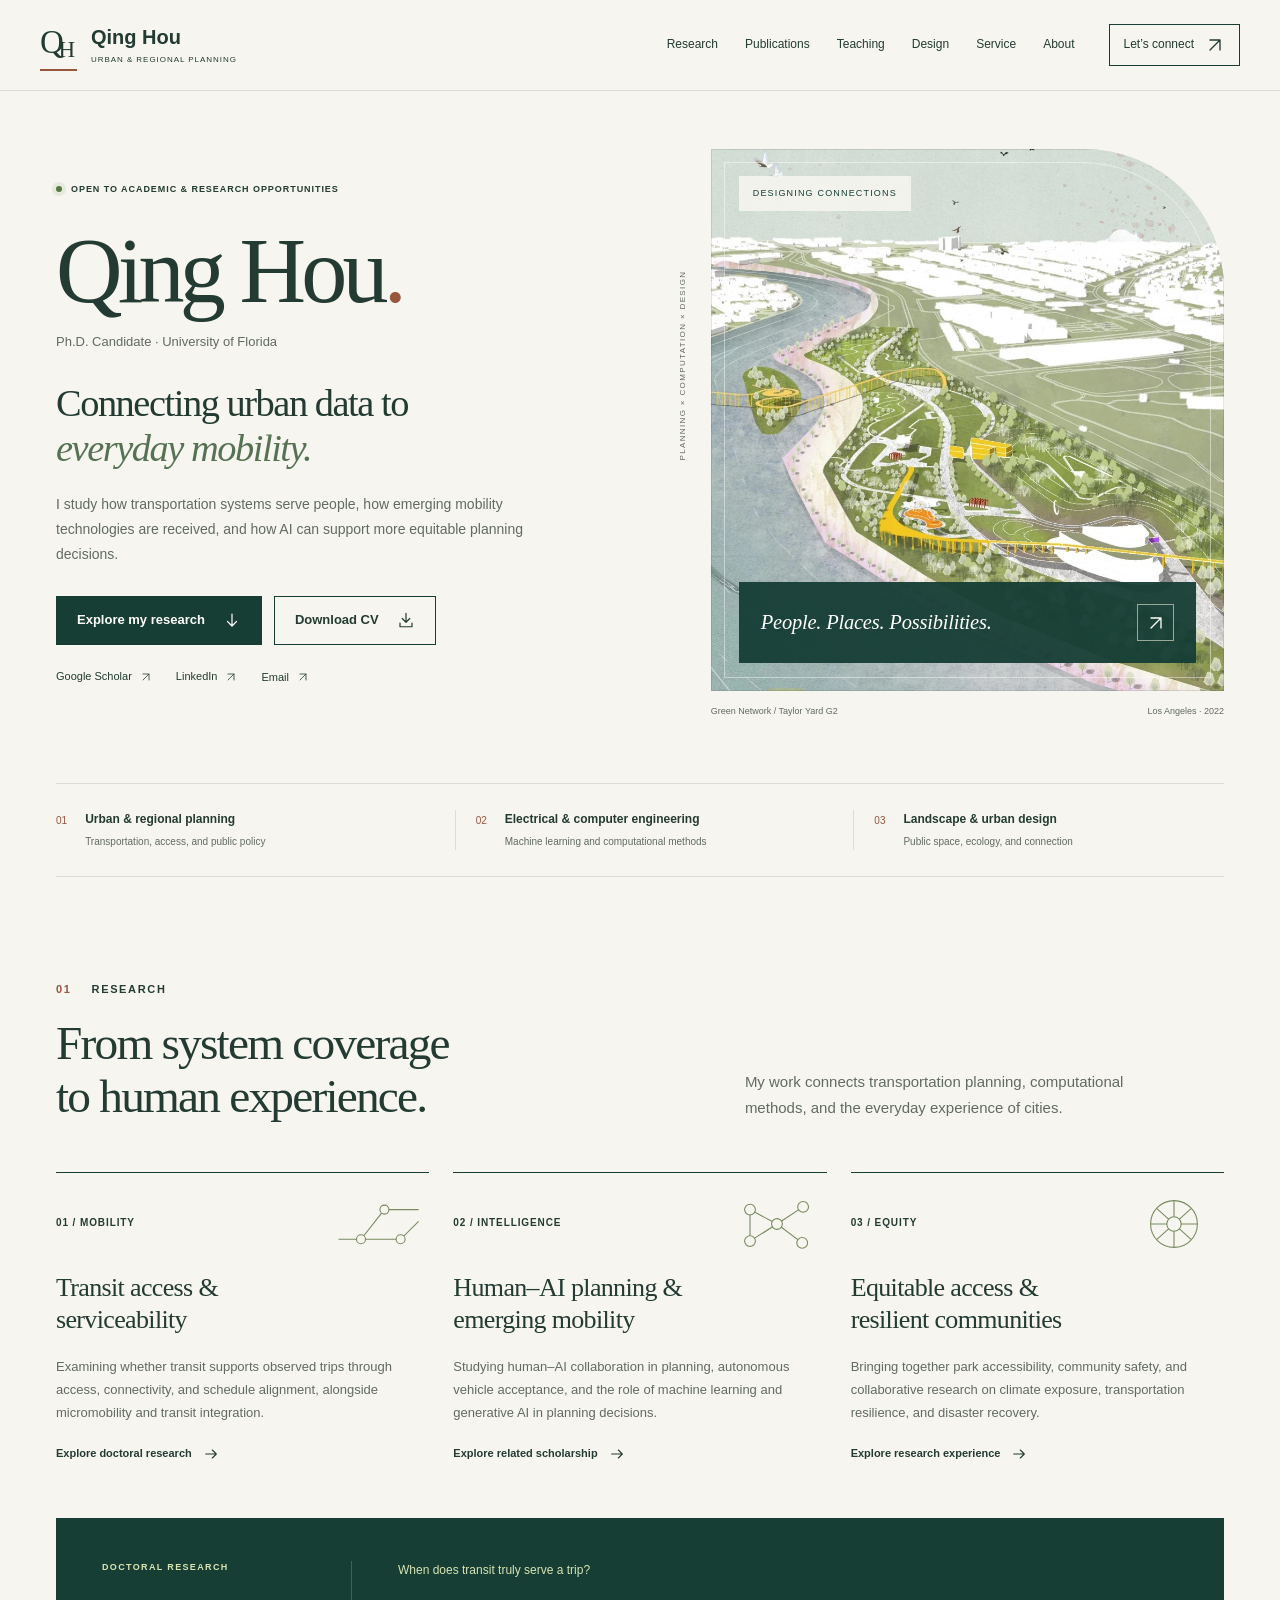
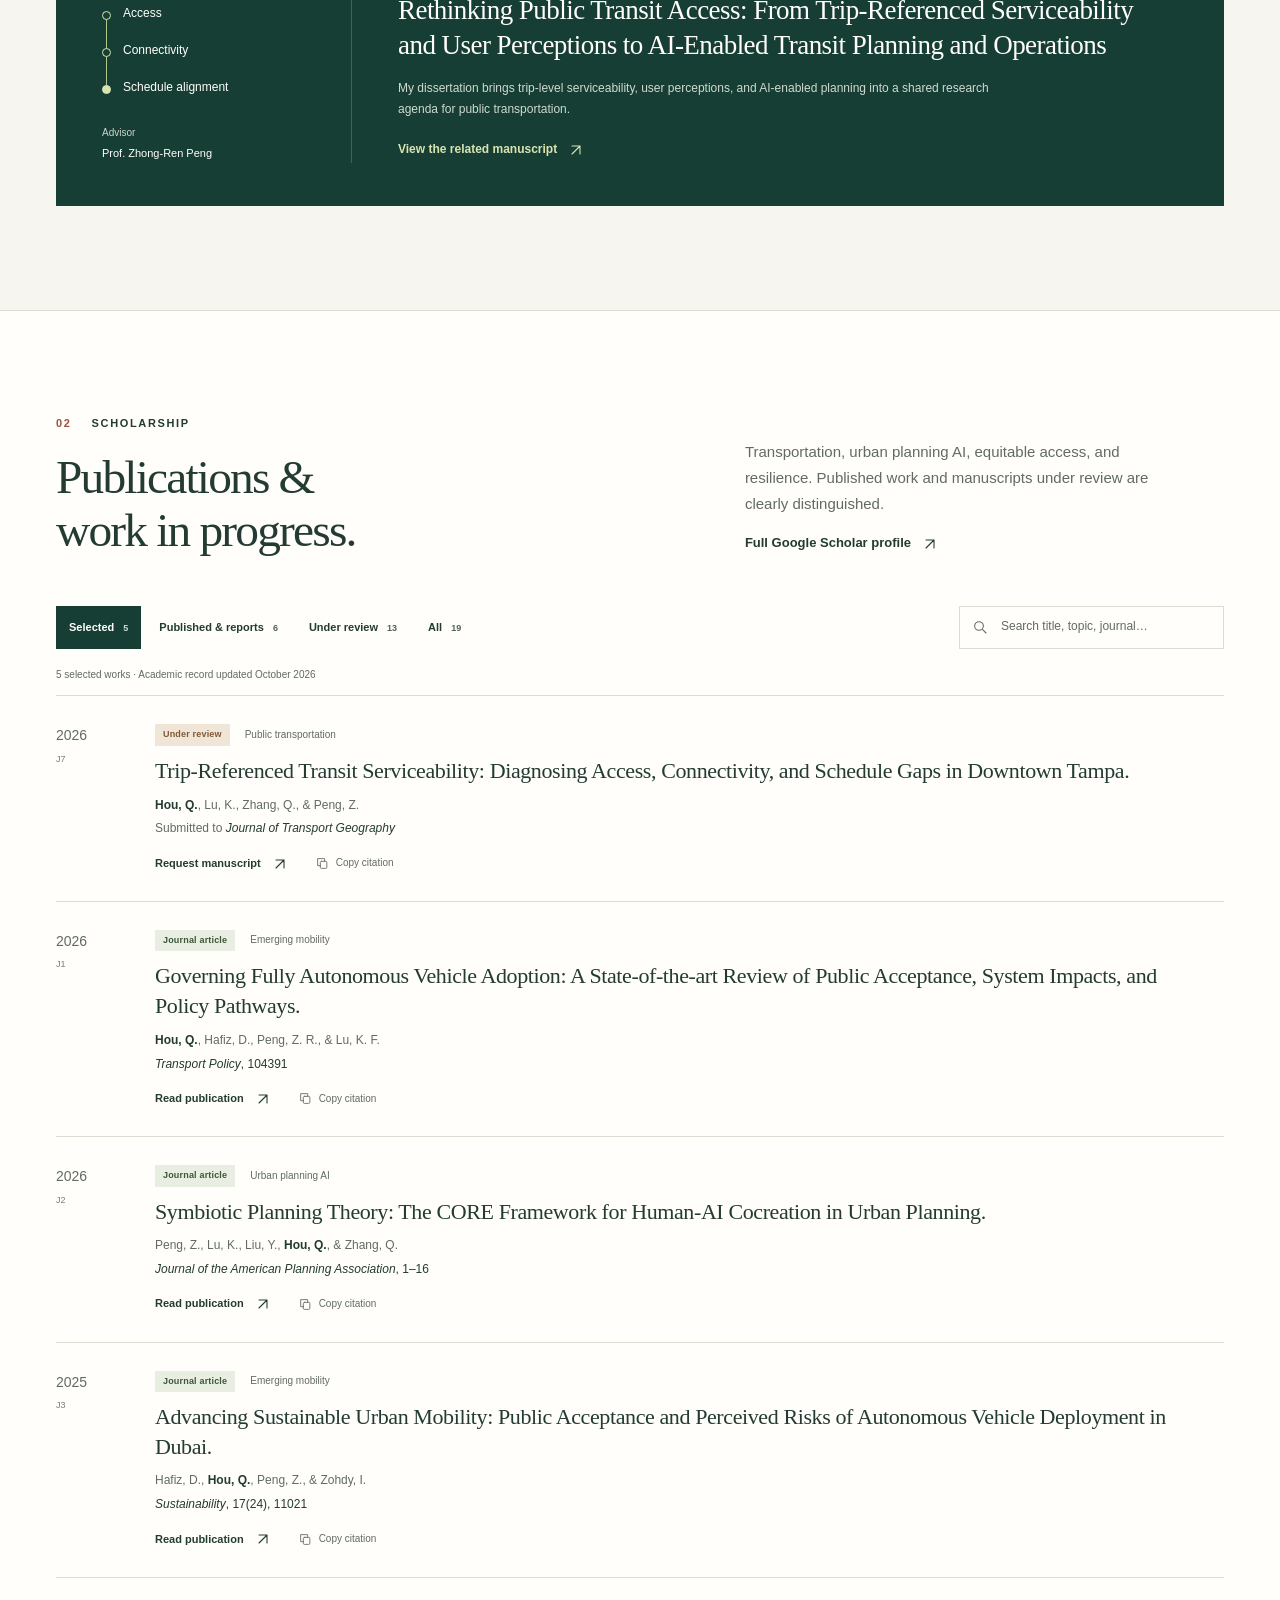
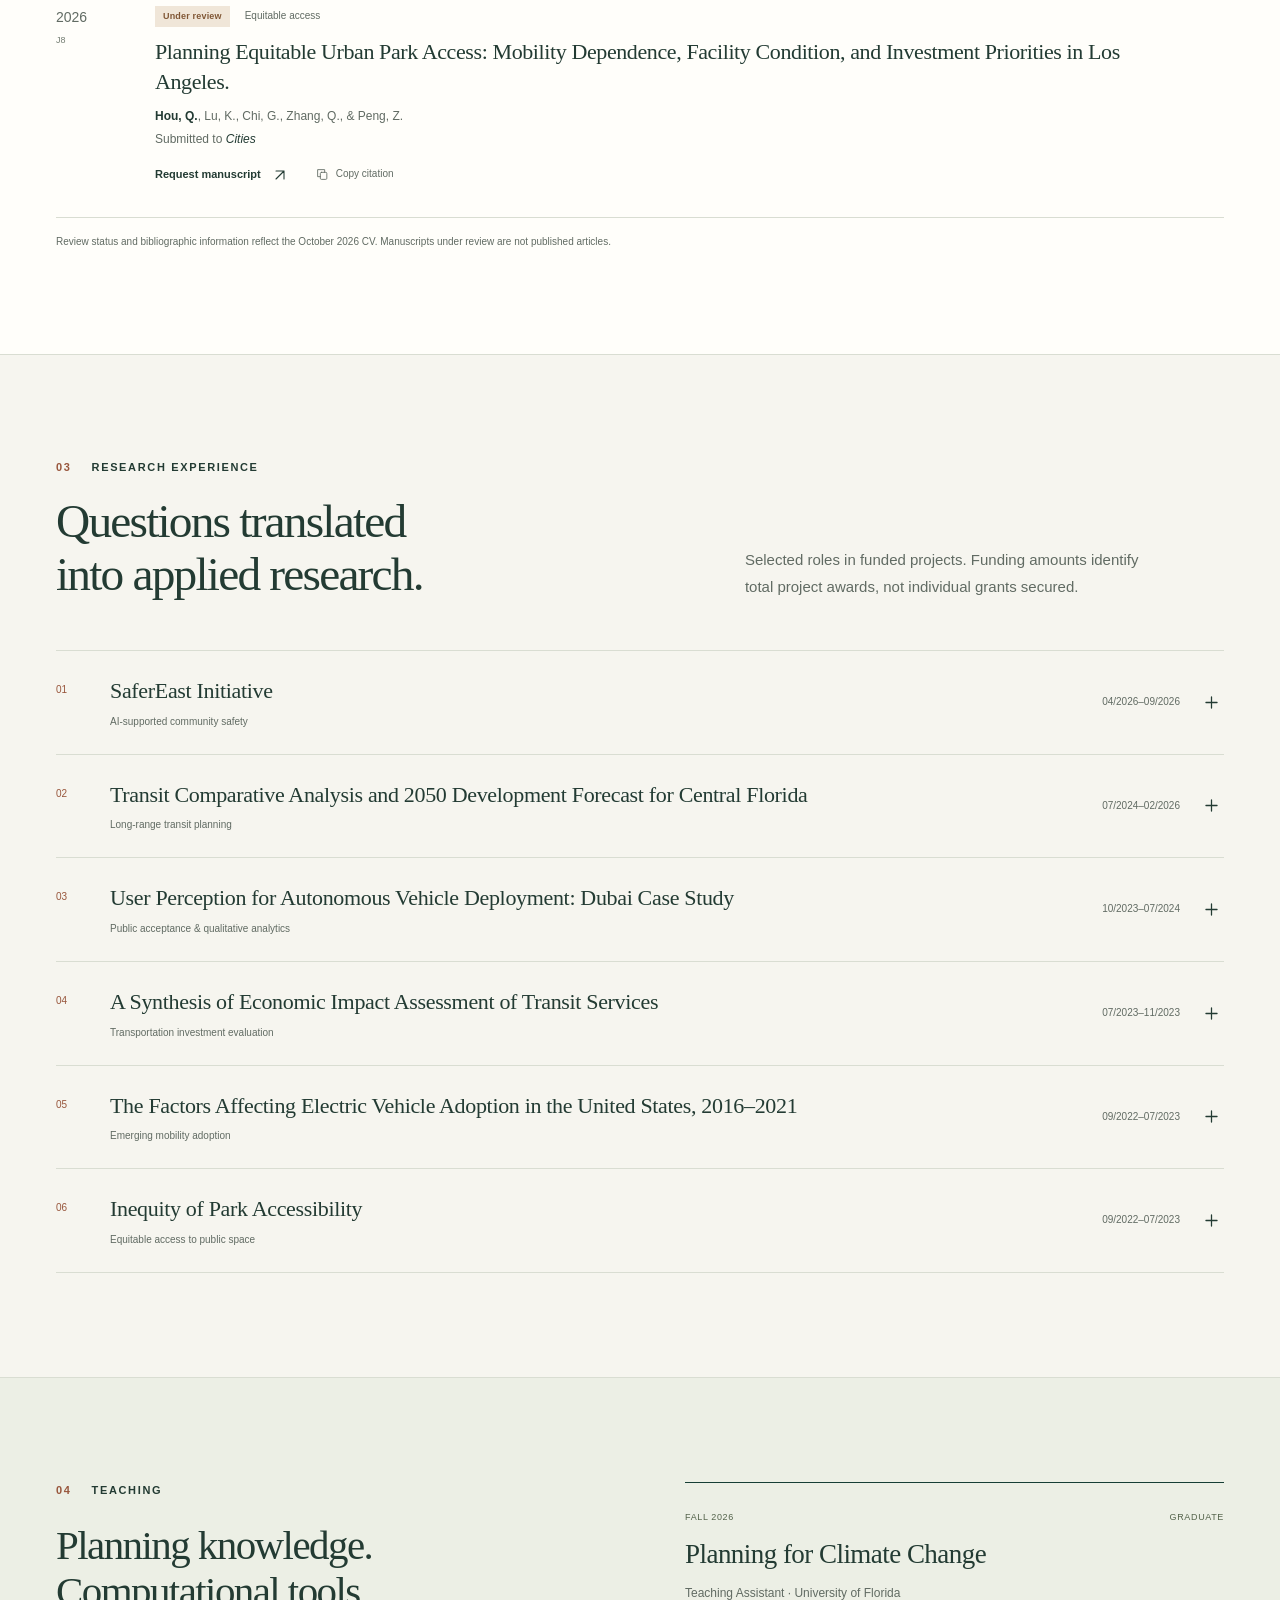
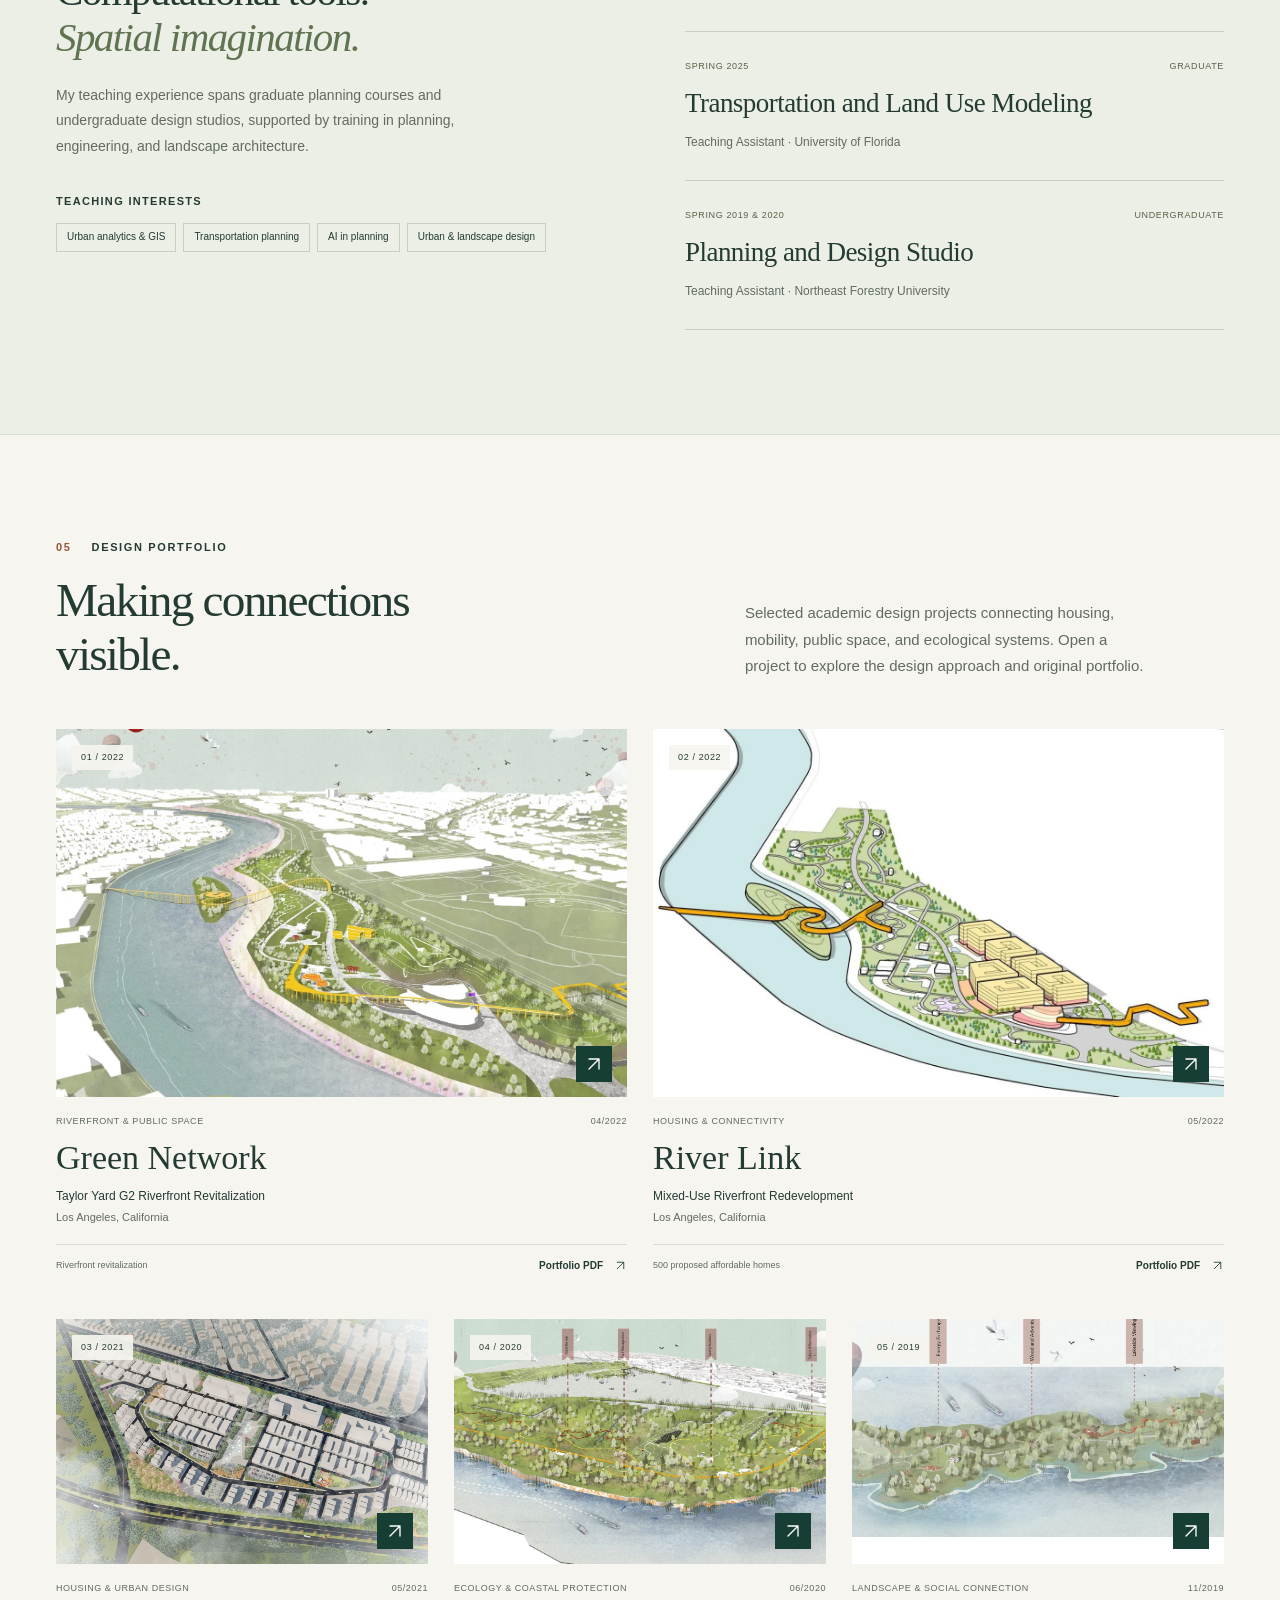
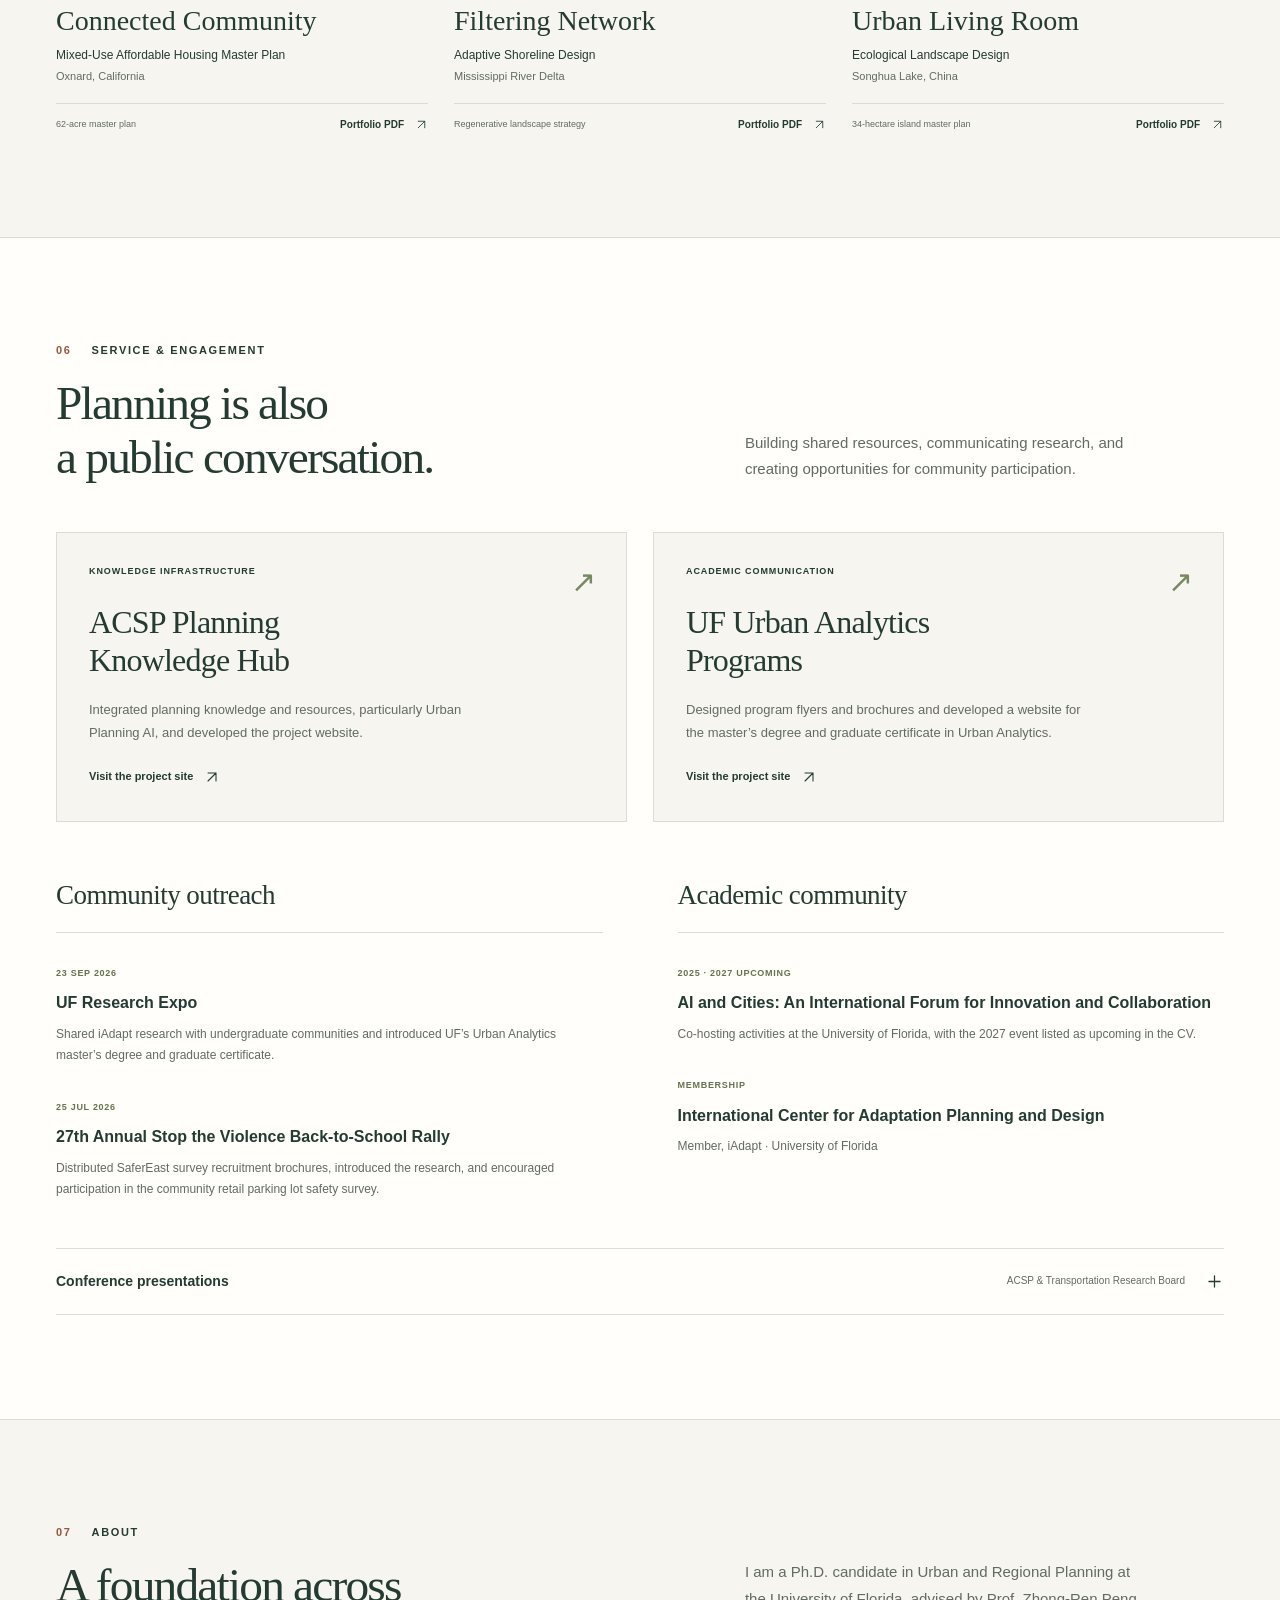
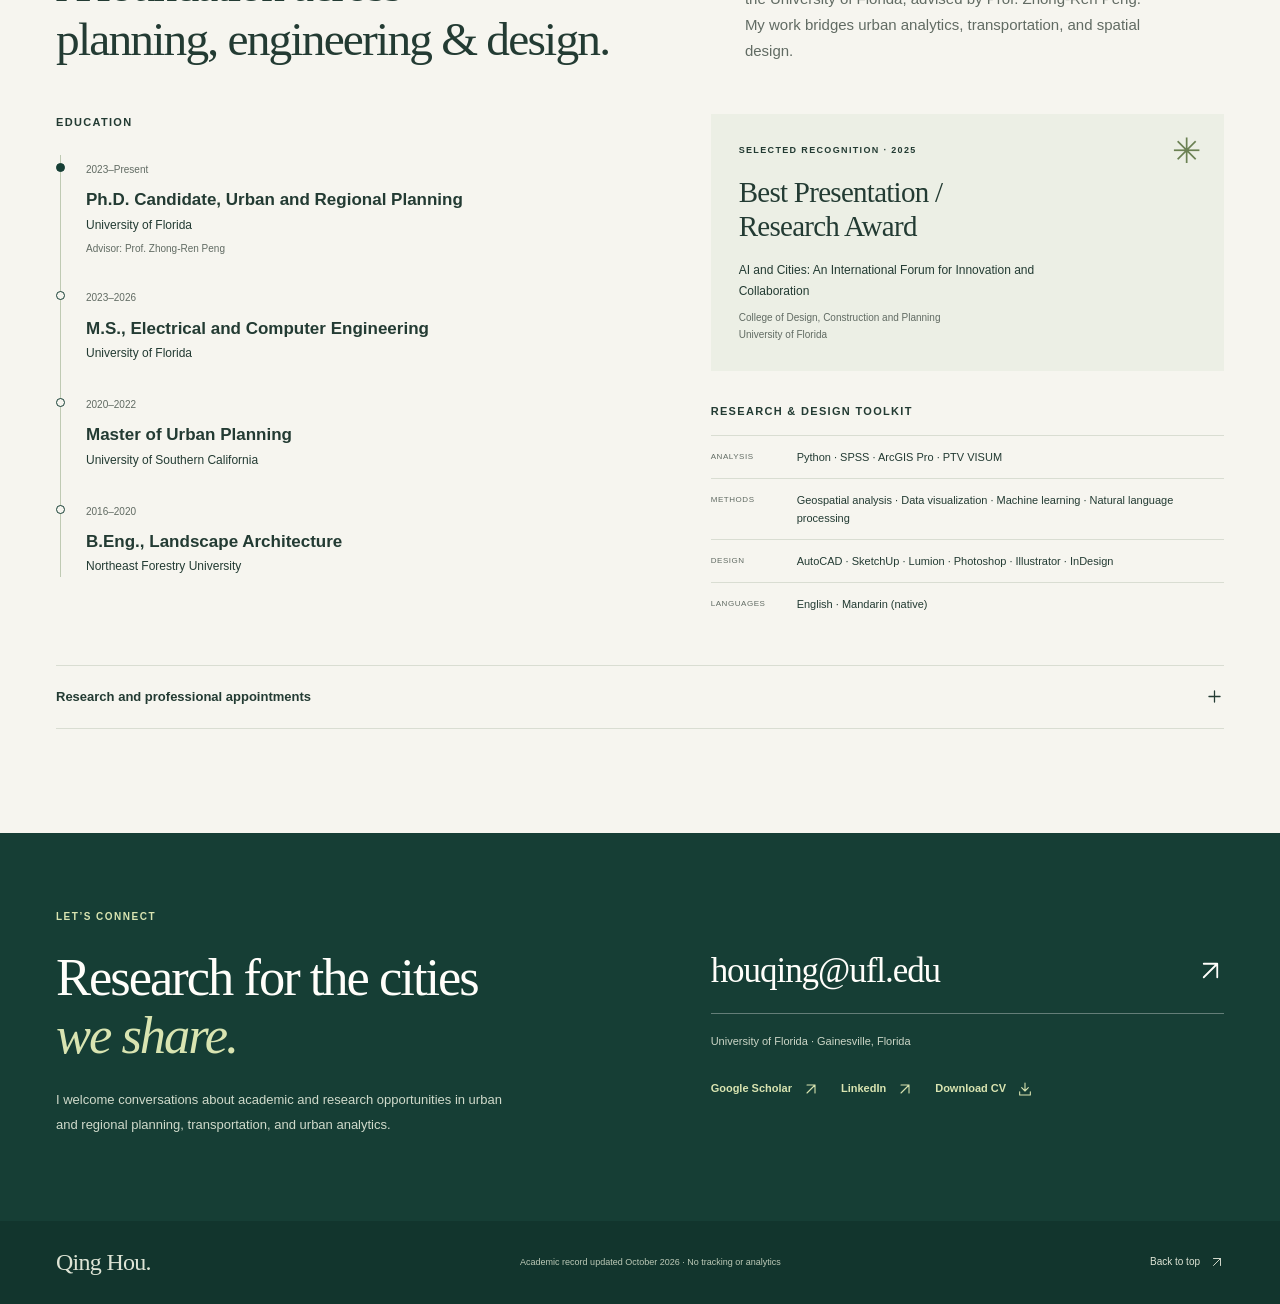
<file: index.html>
<!doctype html>
<html lang="en">
<head>
<meta charset="utf-8"><meta name="viewport" content="width=device-width,initial-scale=1">
<title>Qing Hou | Urban Planning, AI &amp; Equitable Mobility</title>
<meta name="description" content="Qing Hou is a Ph.D. candidate in Urban and Regional Planning at the University of Florida. Research in transit serviceability, urban planning AI, emerging mobility, and equitable access.">
<meta name="author" content="Qing Hou"><meta name="theme-color" content="#163e35"><meta name="color-scheme" content="light">
<meta property="og:type" content="website"><meta property="og:title" content="Qing Hou | Urban Planning, AI & Equitable Mobility"><meta property="og:description" content="Connecting urban data to everyday mobility. Research, publications, teaching, and design by Qing Hou, University of Florida.">
<meta name="twitter:card" content="summary">
<link rel="icon" type="image/svg+xml" href="assets/images/favicon.svg"><link rel="stylesheet" href="assets/css/style.css">
<script type="application/ld+json">{"@context": "https://schema.org", "@type": "Person", "name": "Qing Hou", "jobTitle": "Ph.D. Candidate in Urban and Regional Planning", "affiliation": {"@type": "CollegeOrUniversity", "name": "University of Florida"}, "email": "houqing@ufl.edu", "sameAs": ["https://scholar.google.com/citations?user=bOyAGd4AAAAJ", "https://www.linkedin.com/in/qing-hou-a42aa61b3/"], "knowsAbout": ["Urban Planning AI", "Transit Serviceability", "Transportation Planning", "Urban Analytics", "Equitable Mobility"]}</script>
<script src="assets/js/app.js" defer></script>
</head>
<body>
<svg xmlns="http://www.w3.org/2000/svg" class="svg-definitions" aria-hidden="true"><defs>
<symbol id="i-arrow-up" viewBox="0 0 24 24"><path d="M6 18 18 6M6 6h12v12"/></symbol>
<symbol id="i-arrow-right" viewBox="0 0 24 24"><path d="M4 12h16m-6-6 6 6-6 6"/></symbol>
<symbol id="i-arrow-down" viewBox="0 0 24 24"><path d="M12 4v16m-6-6 6 6 6-6"/></symbol>
<symbol id="i-download" viewBox="0 0 24 24"><path d="M12 3v12m-5-5 5 5 5-5M4 16v5h16v-5"/></symbol>
<symbol id="i-copy" viewBox="0 0 24 24"><rect x="8" y="8" width="12" height="13" rx="2"/><path d="M16 8V3H3v13h5"/></symbol>
<symbol id="i-search" viewBox="0 0 24 24"><circle cx="10.5" cy="10.5" r="6.5"/><path d="m16 16 5 5"/></symbol>
<symbol id="i-plus" viewBox="0 0 24 24"><path d="M5 12h14M12 5v14"/></symbol>
<symbol id="i-close" viewBox="0 0 24 24"><path d="m6 6 12 12M18 6 6 18"/></symbol>
<symbol id="i-menu" viewBox="0 0 24 24"><path d="M3 6h18M3 12h18M3 18h18"/></symbol>
<symbol id="i-mail" viewBox="0 0 24 24"><rect x="3" y="5" width="18" height="14" rx="2"/><path d="m3 6 9 7 9-7"/></symbol>
</defs></svg>
<a class="skip-link" href="#main">Skip to content</a>
<header class="site-header"><div class="header-inner">
<a class="brand" href="#home" aria-label="Qing Hou home"><span class="brand-mark" aria-hidden="true">Q<span>H</span></span><span>Qing Hou<span class="brand-sub">URBAN &amp; REGIONAL PLANNING</span></span></a>
<button class="menu-toggle" type="button" aria-expanded="false" aria-controls="site-nav"><svg class="icon " aria-hidden="true"><use href="#i-menu"></use></svg><span>Menu</span></button>
<nav id="site-nav" aria-label="Main navigation"><a href="#research">Research</a><a href="#publications">Publications</a><a href="#teaching">Teaching</a><a href="#portfolio">Design</a><a href="#service">Service</a><a href="#about">About</a><a class="nav-contact" href="#contact">Let’s connect <svg class="icon " aria-hidden="true"><use href="#i-arrow-up"></use></svg></a></nav>
</div><div class="reading-progress" aria-hidden="true"></div></header>
<main id="main">
<!-- EDIT: INTRODUCTION AND JOB-MARKET AVAILABILITY -->
<section class="hero container" id="home" aria-labelledby="hero-title">
<div class="hero-copy"><p class="availability"><span class="status-dot" aria-hidden="true"></span>OPEN TO ACADEMIC &amp; RESEARCH OPPORTUNITIES</p><h1 id="hero-title">Qing Hou<span class="name-period">.</span></h1><p class="hero-role">Ph.D. Candidate · University of Florida</p><h2>Connecting urban data to <em>everyday mobility.</em></h2><p class="hero-description">I study how transportation systems serve people, how emerging mobility technologies are received, and how AI can support more equitable planning decisions.</p><div class="hero-actions"><a class="button button-primary" href="#research">Explore my research <svg class="icon " aria-hidden="true"><use href="#i-arrow-down"></use></svg></a><a class="button button-outline cv-link" href="assets/files/Qing_Hou_CV.pdf" download="Qing_Hou_CV.pdf">Download CV <svg class="icon " aria-hidden="true"><use href="#i-download"></use></svg></a></div><div class="social-links"><a class="text-link" href="https://scholar.google.com/citations?user=bOyAGd4AAAAJ" target="_blank" rel="noopener noreferrer">Google Scholar<svg class="icon " aria-hidden="true"><use href="#i-arrow-up"></use></svg></a><a class="text-link" href="https://www.linkedin.com/in/qing-hou-a42aa61b3/" target="_blank" rel="noopener noreferrer">LinkedIn<svg class="icon " aria-hidden="true"><use href="#i-arrow-up"></use></svg></a><a href="mailto:houqing@ufl.edu">Email <svg class="icon " aria-hidden="true"><use href="#i-arrow-up"></use></svg></a></div></div>
<figure class="hero-figure"><div class="hero-image-frame"><img class="hero-image" src="assets/images/green-network.webp" alt="Aerial rendering of Qing Hou’s Green Network riverfront design at Taylor Yard G2 in Los Angeles." width="1800" height="1011" fetchpriority="high"><div class="image-grid" aria-hidden="true"></div><span class="figure-label">DESIGNING CONNECTIONS</span><div class="figure-note"><span>People. Places. Possibilities.</span><a href="#portfolio" aria-label="Explore the design portfolio"><svg class="icon " aria-hidden="true"><use href="#i-arrow-up"></use></svg></a></div></div><figcaption><span>Green Network / Taylor Yard G2</span><span>Los Angeles · 2022</span></figcaption><span class="figure-coordinates" aria-hidden="true">PLANNING × COMPUTATION × DESIGN</span></figure>
</section>
<div class="container"><div class="discipline-strip"><div><span>01</span><p>Urban &amp; regional planning<small>Transportation, access, and public policy</small></p></div><div><span>02</span><p>Electrical &amp; computer engineering<small>Machine learning and computational methods</small></p></div><div><span>03</span><p>Landscape &amp; urban design<small>Public space, ecology, and connection</small></p></div></div></div>
<!-- RESEARCH AGENDA: thematic synthesis of the supplied CV; no unreported results -->
<section class="section container" id="research">
<div class="section-heading"><div><p class="eyebrow"><span>01</span> RESEARCH</p><h2>From system coverage<br>to human experience.</h2></div><div class="heading-aside"><p>My work connects transportation planning, computational methods, and the everyday experience of cities.</p></div></div>
<div class="research-lenses">
<article class="lens-card"><div class="lens-top"><span>01 / MOBILITY</span><svg viewBox="0 0 100 64" aria-hidden="true"><path d="M5 49h25L56 16h38M30 49h44l20-20"/><circle cx="30" cy="49" r="5"/><circle cx="56" cy="16" r="5"/><circle cx="74" cy="49" r="5"/></svg></div><h3>Transit access &amp;<br>serviceability</h3><p>Examining whether transit supports observed trips through access, connectivity, and schedule alignment, alongside micromobility and transit integration.</p><a class="text-link" href="#dissertation">Explore doctoral research <svg class="icon " aria-hidden="true"><use href="#i-arrow-right"></use></svg></a></article>
<article class="lens-card"><div class="lens-top"><span>02 / INTELLIGENCE</span><svg viewBox="0 0 100 64" aria-hidden="true"><path d="m20 16 30 16 29-19M50 32l28 21M20 16v35l30-19"/><circle cx="20" cy="16" r="6"/><circle cx="20" cy="51" r="6"/><circle cx="50" cy="32" r="6"/><circle cx="79" cy="13" r="6"/><circle cx="78" cy="53" r="6"/></svg></div><h3>Human–AI planning &amp;<br>emerging mobility</h3><p>Studying human–AI collaboration in planning, autonomous vehicle acceptance, and the role of machine learning and generative AI in planning decisions.</p><button class="text-link" type="button" data-search-topic="AI">Explore related scholarship <svg class="icon " aria-hidden="true"><use href="#i-arrow-right"></use></svg></button></article>
<article class="lens-card"><div class="lens-top"><span>03 / EQUITY</span><svg viewBox="0 0 100 64" aria-hidden="true"><circle cx="50" cy="32" r="26"/><path d="M24 32h52M50 6v52M31 15l38 34M31 49l38-34"/><circle cx="50" cy="32" r="8"/></svg></div><h3>Equitable access &amp;<br>resilient communities</h3><p>Bringing together park accessibility, community safety, and collaborative research on climate exposure, transportation resilience, and disaster recovery.</p><a class="text-link" href="#research-projects">Explore research experience <svg class="icon " aria-hidden="true"><use href="#i-arrow-right"></use></svg></a></article>
</div>
<article class="dissertation-panel" id="dissertation"><div class="dissertation-aside"><span class="eyebrow">DOCTORAL RESEARCH</span><div class="research-path" aria-label="Access, connectivity, schedule alignment"><span>Access</span><span>Connectivity</span><span>Schedule alignment</span></div><p>Advisor<br><strong>Prof. Zhong-Ren Peng</strong></p></div><div class="dissertation-main"><p class="dissertation-question">When does transit truly serve a trip?</p><h3>Rethinking Public Transit Access: From Trip-Referenced Serviceability and User Perceptions to AI-Enabled Transit Planning and Operations</h3><p>My dissertation brings trip-level serviceability, user perceptions, and AI-enabled planning into a shared research agenda for public transportation.</p><button class="text-link light-link" type="button" data-show-paper="J7">View the related manuscript <svg class="icon " aria-hidden="true"><use href="#i-arrow-up"></use></svg></button></div></article>
</section>
<!-- PUBLICATIONS: statuses and venues follow the October 12, 2026 CV. -->
<section class="section scholarship-section" id="publications"><div class="container">
<div class="section-heading"><div><p class="eyebrow"><span>02</span> SCHOLARSHIP</p><h2>Publications &amp;<br>work in progress.</h2></div><div class="heading-aside"><p>Transportation, urban planning AI, equitable access, and resilience. Published work and manuscripts under review are clearly distinguished.</p><a class="text-link" href="https://scholar.google.com/citations?user=bOyAGd4AAAAJ" target="_blank" rel="noopener noreferrer">Full Google Scholar profile<svg class="icon " aria-hidden="true"><use href="#i-arrow-up"></use></svg></a></div></div>
<div class="publication-tools"><div class="filter-group" role="group" aria-label="Filter publications"><button class="filter-button active" type="button" data-filter="selected" aria-pressed="true">Selected <span>5</span></button><button class="filter-button" type="button" data-filter="published" aria-pressed="false">Published &amp; reports <span>6</span></button><button class="filter-button" type="button" data-filter="review" aria-pressed="false">Under review <span>13</span></button><button class="filter-button" type="button" data-filter="all" aria-pressed="false">All <span>19</span></button></div><label class="publication-search"><svg class="icon " aria-hidden="true"><use href="#i-search"></use></svg><span class="sr-only">Search publications by title, author, topic, or journal</span><input id="publication-search" type="search" placeholder="Search title, topic, journal…" autocomplete="off"></label></div>
<p id="publication-count" class="results-count" aria-live="polite">19 works · Academic record updated October 2026</p><div class="publication-list"><article id="paper-J7" class="publication" data-status="review" data-selected="true" data-citation="Hou, Q., Lu, K., Zhang, Q., &amp; Peng, Z. (2026). Trip-Referenced Transit Serviceability: Diagnosing Access, Connectivity, and Schedule Gaps in Downtown Tampa. Journal of Transport Geography (Under review).">
 <div class="pub-year">2026<span>J7</span></div>
 <div class="pub-main"><div class="pub-meta"><span class="badge review">Under review</span><span>Public transportation</span></div><h3>Trip-Referenced Transit Serviceability: Diagnosing Access, Connectivity, and Schedule Gaps in Downtown Tampa.</h3><p class="authors"><strong>Hou, Q.</strong>, Lu, K., Zhang, Q., &amp; Peng, Z.</p><p class="venue"><span>Submitted to </span><em>Journal of Transport Geography</em></p><div class="pub-actions"><a class="text-link" href="mailto:houqing@ufl.edu?subject=Manuscript%20request%3A%20Trip-Referenced Transit Serviceability: Diagnosing Access, Connectivity, and Schedule Gaps in Downtown Tampa.">Request manuscript<svg class="icon " aria-hidden="true"><use href="#i-arrow-up"></use></svg></a><button class="copy-citation" type="button" aria-label="Copy citation for Trip-Referenced Transit Serviceability: Diagnosing Access, Connectivity, and Schedule Gaps in Downtown Tampa."><svg class="icon " aria-hidden="true"><use href="#i-copy"></use></svg><span>Copy citation</span></button></div></div>
 </article><article id="paper-J1" class="publication" data-status="published" data-selected="true" data-citation="Hou, Q., Hafiz, D., Peng, Z. R., &amp; Lu, K. F. (2026). Governing Fully Autonomous Vehicle Adoption: A State-of-the-art Review of Public Acceptance, System Impacts, and Policy Pathways. Transport Policy, 104391. https://doi.org/10.1016/j.tranpol.2026.104391">
 <div class="pub-year">2026<span>J1</span></div>
 <div class="pub-main"><div class="pub-meta"><span class="badge published">Journal article</span><span>Emerging mobility</span></div><h3>Governing Fully Autonomous Vehicle Adoption: A State-of-the-art Review of Public Acceptance, System Impacts, and Policy Pathways.</h3><p class="authors"><strong>Hou, Q.</strong>, Hafiz, D., Peng, Z. R., &amp; Lu, K. F.</p><p class="venue"><em>Transport Policy</em>, 104391</p><div class="pub-actions"><a class="text-link" href="https://doi.org/10.1016/j.tranpol.2026.104391" target="_blank" rel="noopener noreferrer">Read publication<svg class="icon " aria-hidden="true"><use href="#i-arrow-up"></use></svg></a><button class="copy-citation" type="button" aria-label="Copy citation for Governing Fully Autonomous Vehicle Adoption: A State-of-the-art Review of Public Acceptance, System Impacts, and Policy Pathways."><svg class="icon " aria-hidden="true"><use href="#i-copy"></use></svg><span>Copy citation</span></button></div></div>
 </article><article id="paper-J2" class="publication" data-status="published" data-selected="true" data-citation="Peng, Z., Lu, K., Liu, Y., Hou, Q., &amp; Zhang, Q. (2026). Symbiotic Planning Theory: The CORE Framework for Human-AI Cocreation in Urban Planning. Journal of the American Planning Association, 1–16. https://doi.org/10.1080/01944363.2026.2640038">
 <div class="pub-year">2026<span>J2</span></div>
 <div class="pub-main"><div class="pub-meta"><span class="badge published">Journal article</span><span>Urban planning AI</span></div><h3>Symbiotic Planning Theory: The CORE Framework for Human-AI Cocreation in Urban Planning.</h3><p class="authors">Peng, Z., Lu, K., Liu, Y., <strong>Hou, Q.</strong>, &amp; Zhang, Q.</p><p class="venue"><em>Journal of the American Planning Association</em>, 1–16</p><div class="pub-actions"><a class="text-link" href="https://doi.org/10.1080/01944363.2026.2640038" target="_blank" rel="noopener noreferrer">Read publication<svg class="icon " aria-hidden="true"><use href="#i-arrow-up"></use></svg></a><button class="copy-citation" type="button" aria-label="Copy citation for Symbiotic Planning Theory: The CORE Framework for Human-AI Cocreation in Urban Planning."><svg class="icon " aria-hidden="true"><use href="#i-copy"></use></svg><span>Copy citation</span></button></div></div>
 </article><article id="paper-J3" class="publication" data-status="published" data-selected="true" data-citation="Hafiz, D., Hou, Q., Peng, Z., &amp; Zohdy, I. (2025). Advancing Sustainable Urban Mobility: Public Acceptance and Perceived Risks of Autonomous Vehicle Deployment in Dubai. Sustainability, 17(24), 11021. https://doi.org/10.3390/su172411021">
 <div class="pub-year">2025<span>J3</span></div>
 <div class="pub-main"><div class="pub-meta"><span class="badge published">Journal article</span><span>Emerging mobility</span></div><h3>Advancing Sustainable Urban Mobility: Public Acceptance and Perceived Risks of Autonomous Vehicle Deployment in Dubai.</h3><p class="authors">Hafiz, D., <strong>Hou, Q.</strong>, Peng, Z., &amp; Zohdy, I.</p><p class="venue"><em>Sustainability</em>, 17(24), 11021</p><div class="pub-actions"><a class="text-link" href="https://doi.org/10.3390/su172411021" target="_blank" rel="noopener noreferrer">Read publication<svg class="icon " aria-hidden="true"><use href="#i-arrow-up"></use></svg></a><button class="copy-citation" type="button" aria-label="Copy citation for Advancing Sustainable Urban Mobility: Public Acceptance and Perceived Risks of Autonomous Vehicle Deployment in Dubai."><svg class="icon " aria-hidden="true"><use href="#i-copy"></use></svg><span>Copy citation</span></button></div></div>
 </article><article id="paper-J8" class="publication" data-status="review" data-selected="true" data-citation="Hou, Q., Lu, K., Chi, G., Zhang, Q., &amp; Peng, Z. (2026). Planning Equitable Urban Park Access: Mobility Dependence, Facility Condition, and Investment Priorities in Los Angeles. Cities (Under review).">
 <div class="pub-year">2026<span>J8</span></div>
 <div class="pub-main"><div class="pub-meta"><span class="badge review">Under review</span><span>Equitable access</span></div><h3>Planning Equitable Urban Park Access: Mobility Dependence, Facility Condition, and Investment Priorities in Los Angeles.</h3><p class="authors"><strong>Hou, Q.</strong>, Lu, K., Chi, G., Zhang, Q., &amp; Peng, Z.</p><p class="venue"><span>Submitted to </span><em>Cities</em></p><div class="pub-actions"><a class="text-link" href="mailto:houqing@ufl.edu?subject=Manuscript%20request%3A%20Planning Equitable Urban Park Access: Mobility Dependence, Facility Condition, and Investment Priorities in Los Angeles.">Request manuscript<svg class="icon " aria-hidden="true"><use href="#i-arrow-up"></use></svg></a><button class="copy-citation" type="button" aria-label="Copy citation for Planning Equitable Urban Park Access: Mobility Dependence, Facility Condition, and Investment Priorities in Los Angeles."><svg class="icon " aria-hidden="true"><use href="#i-copy"></use></svg><span>Copy citation</span></button></div></div>
 </article><article id="paper-J4" class="publication" data-status="published" data-selected="false" data-citation="Liu, Y., Peng, Z., Hou, Q., &amp; Lu, K. (2024). The Role, Opportunities, and Challenges of Generative AI in Comprehensive Planning of American Small Towns – Using ChatGPT as an Example (in Chinese). Journal of Urban Regional Planning, 16(1), 215–228.">
 <div class="pub-year">2024<span>J4</span></div>
 <div class="pub-main"><div class="pub-meta"><span class="badge published">Journal article</span><span>Urban planning AI</span></div><h3>The Role, Opportunities, and Challenges of Generative AI in Comprehensive Planning of American Small Towns – Using ChatGPT as an Example (in Chinese).</h3><p class="authors">Liu, Y., Peng, Z., <strong>Hou, Q.</strong>, &amp; Lu, K.</p><p class="venue"><em>Journal of Urban Regional Planning</em>, 16(1), 215–228</p><div class="pub-actions"><a class="text-link" href="mailto:houqing@ufl.edu?subject=Manuscript%20request%3A%20The Role, Opportunities, and Challenges of Generative AI in Comprehensive Planning of American Small Towns – Using ChatGPT as an Example (in Chinese).">Request manuscript<svg class="icon " aria-hidden="true"><use href="#i-arrow-up"></use></svg></a><button class="copy-citation" type="button" aria-label="Copy citation for The Role, Opportunities, and Challenges of Generative AI in Comprehensive Planning of American Small Towns – Using ChatGPT as an Example (in Chinese)."><svg class="icon " aria-hidden="true"><use href="#i-copy"></use></svg><span>Copy citation</span></button></div></div>
 </article><article id="paper-J5" class="publication" data-status="published" data-selected="false" data-citation="Hou, Q., Zhou, S., &amp; Chi, G. (2024). The Factors Affecting Electric Vehicle Adoption in the United States, 2016–2021. Proceedings of the 7th International Conference on Economic Management and Green Development, ICEMGD 2023. Applied Economics and Policy Studies. Springer, Singapore. https://doi.org/10.1007/978-981-97-0523-8_28">
 <div class="pub-year">2024<span>J5</span></div>
 <div class="pub-main"><div class="pub-meta"><span class="badge published">Conference chapter</span><span>Emerging mobility</span></div><h3>The Factors Affecting Electric Vehicle Adoption in the United States, 2016–2021.</h3><p class="authors"><strong>Hou, Q.</strong>, Zhou, S., &amp; Chi, G.</p><p class="venue"><em>Proceedings of the 7th International Conference on Economic Management and Green Development</em>, ICEMGD 2023. Applied Economics and Policy Studies. Springer, Singapore</p><div class="pub-actions"><a class="text-link" href="https://doi.org/10.1007/978-981-97-0523-8_28" target="_blank" rel="noopener noreferrer">Read publication<svg class="icon " aria-hidden="true"><use href="#i-arrow-up"></use></svg></a><button class="copy-citation" type="button" aria-label="Copy citation for The Factors Affecting Electric Vehicle Adoption in the United States, 2016–2021."><svg class="icon " aria-hidden="true"><use href="#i-copy"></use></svg><span>Copy citation</span></button></div></div>
 </article><article id="paper-J6" class="publication" data-status="published" data-selected="false" data-citation="Peng, Z., Liu, Y., Hou, Q., &amp; Lu, K. (2023). A Synthesis of Economic Impact Assessment of Transit Services. Florida Department of Transportation. https://rosap.ntl.bts.gov/view/dot/84601">
 <div class="pub-year">2023<span>J6</span></div>
 <div class="pub-main"><div class="pub-meta"><span class="badge published">Technical report</span><span>Public transportation</span></div><h3>A Synthesis of Economic Impact Assessment of Transit Services.</h3><p class="authors">Peng, Z., Liu, Y., <strong>Hou, Q.</strong>, &amp; Lu, K.</p><p class="venue"><em>Florida Department of Transportation</em></p><div class="pub-actions"><a class="text-link" href="https://rosap.ntl.bts.gov/view/dot/84601" target="_blank" rel="noopener noreferrer">Read publication<svg class="icon " aria-hidden="true"><use href="#i-arrow-up"></use></svg></a><button class="copy-citation" type="button" aria-label="Copy citation for A Synthesis of Economic Impact Assessment of Transit Services."><svg class="icon " aria-hidden="true"><use href="#i-copy"></use></svg><span>Copy citation</span></button></div></div>
 </article><article id="paper-J9" class="publication" data-status="review" data-selected="false" data-citation="Lu, K., Hou, Q., Zhang, Q., Liu, Y., &amp; Peng, Z. (2026). Planning Automation of Shared Micromobility System Design: A Multi-Agent Deep Reinforcement Learning Approach. Nature Computational Science (Under review).">
 <div class="pub-year">2026<span>J9</span></div>
 <div class="pub-main"><div class="pub-meta"><span class="badge review">Under review</span><span>Urban planning AI</span></div><h3>Planning Automation of Shared Micromobility System Design: A Multi-Agent Deep Reinforcement Learning Approach.</h3><p class="authors">Lu, K., <strong>Hou, Q.</strong>, Zhang, Q., Liu, Y., &amp; Peng, Z.</p><p class="venue"><span>Submitted to </span><em>Nature Computational Science</em></p><div class="pub-actions"><a class="text-link" href="mailto:houqing@ufl.edu?subject=Manuscript%20request%3A%20Planning Automation of Shared Micromobility System Design: A Multi-Agent Deep Reinforcement Learning Approach.">Request manuscript<svg class="icon " aria-hidden="true"><use href="#i-arrow-up"></use></svg></a><button class="copy-citation" type="button" aria-label="Copy citation for Planning Automation of Shared Micromobility System Design: A Multi-Agent Deep Reinforcement Learning Approach."><svg class="icon " aria-hidden="true"><use href="#i-copy"></use></svg><span>Copy citation</span></button></div></div>
 </article><article id="paper-J10" class="publication" data-status="review" data-selected="false" data-citation="Lu, K., Hou, Q., Andrews, J., Nejat, A., &amp; Ewing, B. (2026). Financial Implementation Timing and Administrative Capacity in U.S. CDBG-DR Recovery. Nature Cities (Under review).">
 <div class="pub-year">2026<span>J10</span></div>
 <div class="pub-main"><div class="pub-meta"><span class="badge review">Under review</span><span>Disaster recovery</span></div><h3>Financial Implementation Timing and Administrative Capacity in U.S. CDBG-DR Recovery.</h3><p class="authors">Lu, K., <strong>Hou, Q.</strong>, Andrews, J., Nejat, A., &amp; Ewing, B.</p><p class="venue"><span>Submitted to </span><em>Nature Cities</em></p><div class="pub-actions"><a class="text-link" href="mailto:houqing@ufl.edu?subject=Manuscript%20request%3A%20Financial Implementation Timing and Administrative Capacity in U.S. CDBG-DR Recovery.">Request manuscript<svg class="icon " aria-hidden="true"><use href="#i-arrow-up"></use></svg></a><button class="copy-citation" type="button" aria-label="Copy citation for Financial Implementation Timing and Administrative Capacity in U.S. CDBG-DR Recovery."><svg class="icon " aria-hidden="true"><use href="#i-copy"></use></svg><span>Copy citation</span></button></div></div>
 </article><article id="paper-J11" class="publication" data-status="review" data-selected="false" data-citation="Liu, Y., Lu, K., Zhang, Q., Hou, Q., &amp; Peng, Z. (2026). Are Current Streets Suitable for Autonomous Bus Transit? User Perception and Street View Imagery Analysis across 12 U.S. Sites. Sustainable Cities and Society (Under review).">
 <div class="pub-year">2026<span>J11</span></div>
 <div class="pub-main"><div class="pub-meta"><span class="badge review">Under review</span><span>Emerging mobility</span></div><h3>Are Current Streets Suitable for Autonomous Bus Transit? User Perception and Street View Imagery Analysis across 12 U.S. Sites.</h3><p class="authors">Liu, Y., Lu, K., Zhang, Q., <strong>Hou, Q.</strong>, &amp; Peng, Z.</p><p class="venue"><span>Submitted to </span><em>Sustainable Cities and Society</em></p><div class="pub-actions"><a class="text-link" href="mailto:houqing@ufl.edu?subject=Manuscript%20request%3A%20Are Current Streets Suitable for Autonomous Bus Transit? User Perception and Street View Imagery Analysis across 12 U.S. Sites.">Request manuscript<svg class="icon " aria-hidden="true"><use href="#i-arrow-up"></use></svg></a><button class="copy-citation" type="button" aria-label="Copy citation for Are Current Streets Suitable for Autonomous Bus Transit? User Perception and Street View Imagery Analysis across 12 U.S. Sites."><svg class="icon " aria-hidden="true"><use href="#i-copy"></use></svg><span>Copy citation</span></button></div></div>
 </article><article id="paper-J12" class="publication" data-status="review" data-selected="false" data-citation="Lu, K., Hou, Q., &amp; Peng, Z. (2026). Impacts of Shared Micromobility System Size on Usage Patterns: Planning Insights. Journal of Planning Education and Research (Under review).">
 <div class="pub-year">2026<span>J12</span></div>
 <div class="pub-main"><div class="pub-meta"><span class="badge review">Under review</span><span>Public transportation</span></div><h3>Impacts of Shared Micromobility System Size on Usage Patterns: Planning Insights.</h3><p class="authors">Lu, K., <strong>Hou, Q.</strong>, &amp; Peng, Z.</p><p class="venue"><span>Submitted to </span><em>Journal of Planning Education and Research</em></p><div class="pub-actions"><a class="text-link" href="mailto:houqing@ufl.edu?subject=Manuscript%20request%3A%20Impacts of Shared Micromobility System Size on Usage Patterns: Planning Insights.">Request manuscript<svg class="icon " aria-hidden="true"><use href="#i-arrow-up"></use></svg></a><button class="copy-citation" type="button" aria-label="Copy citation for Impacts of Shared Micromobility System Size on Usage Patterns: Planning Insights."><svg class="icon " aria-hidden="true"><use href="#i-copy"></use></svg><span>Copy citation</span></button></div></div>
 </article><article id="paper-J13" class="publication" data-status="review" data-selected="false" data-citation="Lu, K., Hou, Q., &amp; Peng, Z. (2026). Highway Traffic Forecasting and Resilience Assessment During Hurricane Dorian Using Multi-Graph Learning. Transportation Research Part D: Transport and Environment (Under review).">
 <div class="pub-year">2026<span>J13</span></div>
 <div class="pub-main"><div class="pub-meta"><span class="badge review">Under review</span><span>Climate resilience</span></div><h3>Highway Traffic Forecasting and Resilience Assessment During Hurricane Dorian Using Multi-Graph Learning.</h3><p class="authors">Lu, K., <strong>Hou, Q.</strong>, &amp; Peng, Z.</p><p class="venue"><span>Submitted to </span><em>Transportation Research Part D: Transport and Environment</em></p><div class="pub-actions"><a class="text-link" href="mailto:houqing@ufl.edu?subject=Manuscript%20request%3A%20Highway Traffic Forecasting and Resilience Assessment During Hurricane Dorian Using Multi-Graph Learning.">Request manuscript<svg class="icon " aria-hidden="true"><use href="#i-arrow-up"></use></svg></a><button class="copy-citation" type="button" aria-label="Copy citation for Highway Traffic Forecasting and Resilience Assessment During Hurricane Dorian Using Multi-Graph Learning."><svg class="icon " aria-hidden="true"><use href="#i-copy"></use></svg><span>Copy citation</span></button></div></div>
 </article><article id="paper-J14" class="publication" data-status="review" data-selected="false" data-citation="Liu, Y., Lu, K., Zhang, Q., Hou, Q., et al. (2026). Can Discounted Uber Rides Connecting to Transit Help Regain Bus Ridership? Evidence from Pinellas County, Florida. Transport Policy (Second-round review).">
 <div class="pub-year">2026<span>J14</span></div>
 <div class="pub-main"><div class="pub-meta"><span class="badge review">Second-round review</span><span>Public transportation</span></div><h3>Can Discounted Uber Rides Connecting to Transit Help Regain Bus Ridership? Evidence from Pinellas County, Florida.</h3><p class="authors">Liu, Y., Lu, K., Zhang, Q., <strong>Hou, Q.</strong>, et al.</p><p class="venue"><span>Submitted to </span><em>Transport Policy</em></p><div class="pub-actions"><a class="text-link" href="mailto:houqing@ufl.edu?subject=Manuscript%20request%3A%20Can Discounted Uber Rides Connecting to Transit Help Regain Bus Ridership? Evidence from Pinellas County, Florida.">Request manuscript<svg class="icon " aria-hidden="true"><use href="#i-arrow-up"></use></svg></a><button class="copy-citation" type="button" aria-label="Copy citation for Can Discounted Uber Rides Connecting to Transit Help Regain Bus Ridership? Evidence from Pinellas County, Florida."><svg class="icon " aria-hidden="true"><use href="#i-copy"></use></svg><span>Copy citation</span></button></div></div>
 </article><article id="paper-J15" class="publication" data-status="review" data-selected="false" data-citation="Lu, K., Hou, Q., Liu, Y., &amp; Peng, Z. (2026). Shared Micromobility and Public Transit Integration in Florida Cities: Network Accessibility and Feeder-Mode Behavior. Travel Behavior and Society (Under review).">
 <div class="pub-year">2026<span>J15</span></div>
 <div class="pub-main"><div class="pub-meta"><span class="badge review">Under review</span><span>Public transportation</span></div><h3>Shared Micromobility and Public Transit Integration in Florida Cities: Network Accessibility and Feeder-Mode Behavior.</h3><p class="authors">Lu, K., <strong>Hou, Q.</strong>, Liu, Y., &amp; Peng, Z.</p><p class="venue"><span>Submitted to </span><em>Travel Behavior and Society</em></p><div class="pub-actions"><a class="text-link" href="mailto:houqing@ufl.edu?subject=Manuscript%20request%3A%20Shared Micromobility and Public Transit Integration in Florida Cities: Network Accessibility and Feeder-Mode Behavior.">Request manuscript<svg class="icon " aria-hidden="true"><use href="#i-arrow-up"></use></svg></a><button class="copy-citation" type="button" aria-label="Copy citation for Shared Micromobility and Public Transit Integration in Florida Cities: Network Accessibility and Feeder-Mode Behavior."><svg class="icon " aria-hidden="true"><use href="#i-copy"></use></svg><span>Copy citation</span></button></div></div>
 </article><article id="paper-J16" class="publication" data-status="review" data-selected="false" data-citation="Lu, K., Hou, Q., Andrews, J., &amp; Nejat, A. (2026). Measuring Governmental CDBG-DR Fund Implementation Capacity in Disaster Recovery: Evidence from Hurricane Harvey in Texas. International Journal of Disaster Risk Reduction (Under review).">
 <div class="pub-year">2026<span>J16</span></div>
 <div class="pub-main"><div class="pub-meta"><span class="badge review">Under review</span><span>Disaster recovery</span></div><h3>Measuring Governmental CDBG-DR Fund Implementation Capacity in Disaster Recovery: Evidence from Hurricane Harvey in Texas.</h3><p class="authors">Lu, K., <strong>Hou, Q.</strong>, Andrews, J., &amp; Nejat, A.</p><p class="venue"><span>Submitted to </span><em>International Journal of Disaster Risk Reduction</em></p><div class="pub-actions"><a class="text-link" href="mailto:houqing@ufl.edu?subject=Manuscript%20request%3A%20Measuring Governmental CDBG-DR Fund Implementation Capacity in Disaster Recovery: Evidence from Hurricane Harvey in Texas.">Request manuscript<svg class="icon " aria-hidden="true"><use href="#i-arrow-up"></use></svg></a><button class="copy-citation" type="button" aria-label="Copy citation for Measuring Governmental CDBG-DR Fund Implementation Capacity in Disaster Recovery: Evidence from Hurricane Harvey in Texas."><svg class="icon " aria-hidden="true"><use href="#i-copy"></use></svg><span>Copy citation</span></button></div></div>
 </article><article id="paper-J17" class="publication" data-status="review" data-selected="false" data-citation="Lu, K., Hou, Q., Popoola, T., Hayhoe, K., Andrews, J., &amp; Nejat, A. (2026). Housing-Stock Inequalities and the Timing of Future Growth: Climate-Housing Exposure in Harris County, Texas. Urban Climate (Under review).">
 <div class="pub-year">2026<span>J17</span></div>
 <div class="pub-main"><div class="pub-meta"><span class="badge review">Under review</span><span>Climate resilience</span></div><h3>Housing-Stock Inequalities and the Timing of Future Growth: Climate-Housing Exposure in Harris County, Texas.</h3><p class="authors">Lu, K., <strong>Hou, Q.</strong>, Popoola, T., Hayhoe, K., Andrews, J., &amp; Nejat, A.</p><p class="venue"><span>Submitted to </span><em>Urban Climate</em></p><div class="pub-actions"><a class="text-link" href="mailto:houqing@ufl.edu?subject=Manuscript%20request%3A%20Housing-Stock Inequalities and the Timing of Future Growth: Climate-Housing Exposure in Harris County, Texas.">Request manuscript<svg class="icon " aria-hidden="true"><use href="#i-arrow-up"></use></svg></a><button class="copy-citation" type="button" aria-label="Copy citation for Housing-Stock Inequalities and the Timing of Future Growth: Climate-Housing Exposure in Harris County, Texas."><svg class="icon " aria-hidden="true"><use href="#i-copy"></use></svg><span>Copy citation</span></button></div></div>
 </article><article id="paper-J18" class="publication" data-status="review" data-selected="false" data-citation="Zhang, Q., Peng, Z., Hou, Q., Lu, K., Wang, D., &amp; Liu, Y. (2026). Human-AI Collaboration in Transit Network Design: A Data-Driven Planning Case from Tampa. Journal of the American Planning Association (Under review).">
 <div class="pub-year">2026<span>J18</span></div>
 <div class="pub-main"><div class="pub-meta"><span class="badge review">Under review</span><span>Urban planning AI</span></div><h3>Human-AI Collaboration in Transit Network Design: A Data-Driven Planning Case from Tampa.</h3><p class="authors">Zhang, Q., Peng, Z., <strong>Hou, Q.</strong>, Lu, K., Wang, D., &amp; Liu, Y.</p><p class="venue"><span>Submitted to </span><em>Journal of the American Planning Association</em></p><div class="pub-actions"><a class="text-link" href="mailto:houqing@ufl.edu?subject=Manuscript%20request%3A%20Human-AI Collaboration in Transit Network Design: A Data-Driven Planning Case from Tampa.">Request manuscript<svg class="icon " aria-hidden="true"><use href="#i-arrow-up"></use></svg></a><button class="copy-citation" type="button" aria-label="Copy citation for Human-AI Collaboration in Transit Network Design: A Data-Driven Planning Case from Tampa."><svg class="icon " aria-hidden="true"><use href="#i-copy"></use></svg><span>Copy citation</span></button></div></div>
 </article><article id="paper-J19" class="publication" data-status="review" data-selected="false" data-citation="Lu, K., Hou, Q., Popoola, T., Hayhoe, K., Andrews, J., &amp; Nejat, A. (2026). Wildfire Risk Assessment in the United States: A State-of-the-Art Review and Integrated Framework for Climate-Informed Decision-Making. Risk Analysis (Under review).">
 <div class="pub-year">2026<span>J19</span></div>
 <div class="pub-main"><div class="pub-meta"><span class="badge review">Under review</span><span>Climate resilience</span></div><h3>Wildfire Risk Assessment in the United States: A State-of-the-Art Review and Integrated Framework for Climate-Informed Decision-Making.</h3><p class="authors">Lu, K., <strong>Hou, Q.</strong>, Popoola, T., Hayhoe, K., Andrews, J., &amp; Nejat, A.</p><p class="venue"><span>Submitted to </span><em>Risk Analysis</em></p><div class="pub-actions"><a class="text-link" href="mailto:houqing@ufl.edu?subject=Manuscript%20request%3A%20Wildfire Risk Assessment in the United States: A State-of-the-Art Review and Integrated Framework for Climate-Informed Decision-Making.">Request manuscript<svg class="icon " aria-hidden="true"><use href="#i-arrow-up"></use></svg></a><button class="copy-citation" type="button" aria-label="Copy citation for Wildfire Risk Assessment in the United States: A State-of-the-Art Review and Integrated Framework for Climate-Informed Decision-Making."><svg class="icon " aria-hidden="true"><use href="#i-copy"></use></svg><span>Copy citation</span></button></div></div>
 </article></div><p id="no-results" class="no-results" hidden>No matching publications. Try a different term or select “All.”</p><p class="publication-footnote">Review status and bibliographic information reflect the October 2026 CV. Manuscripts under review are not published articles.</p>
</div></section>
<section class="section container project-research-section" id="research-projects">
<div class="section-heading"><div><p class="eyebrow"><span>03</span> RESEARCH EXPERIENCE</p><h2>Questions translated<br>into applied research.</h2></div><div class="heading-aside"><p>Selected roles in funded projects. Funding amounts identify total project awards, not individual grants secured.</p></div></div>
<div class="research-details"><details class="research-detail"><summary><span class="detail-number">01</span><span class="detail-title">SaferEast Initiative<span>AI-supported community safety</span></span><span class="detail-date">04/2026–09/2026</span><svg class="icon detail-plus" aria-hidden="true"><use href="#i-plus"></use></svg></summary><div class="detail-content"><p class="funding">Arnold Ventures · $91,400 project award</p><ul><li>Conducted a literature review on Crime Prevention Through Environmental Design (CPTED) and developed a community questionnaire on perceived safety, environmental conditions, and acceptance of AI-assisted safety technologies.</li><li>Developed the conceptual framework and implementation roadmap for a proposed public safety AI dashboard, including spatiotemporal analysis, predictive modeling, data governance, and decision support.</li></ul><p class="small-note">Dashboard work in this phase was a proposal and analytical framework, not a deployed or validated system.</p></div></details><details class="research-detail"><summary><span class="detail-number">02</span><span class="detail-title">Transit Comparative Analysis and 2050 Development Forecast for Central Florida<span>Long-range transit planning</span></span><span class="detail-date">07/2024–02/2026</span><svg class="icon detail-plus" aria-hidden="true"><use href="#i-plus"></use></svg></summary><div class="detail-content"><p class="funding">Florida Department of Transportation · $388,000 project award</p><ul><li>Outlined a methodology to assess FDOT District Five transit systems, forecast future needs, and develop a potential roadmap using comparisons with equivalent regions worldwide and emerging transportation technologies.</li></ul></div></details><details class="research-detail"><summary><span class="detail-number">03</span><span class="detail-title">User Perception for Autonomous Vehicle Deployment: Dubai Case Study<span>Public acceptance & qualitative analytics</span></span><span class="detail-date">10/2023–07/2024</span><svg class="icon detail-plus" aria-hidden="true"><use href="#i-plus"></use></svg></summary><div class="detail-content"><p class="funding">Ajman University Research Grant</p><ul><li>Summarized and analyzed interview data using natural language processing and the GPT API, including sentiment analysis; authored the corresponding analysis section and manuscript introduction.</li></ul></div></details><details class="research-detail"><summary><span class="detail-number">04</span><span class="detail-title">A Synthesis of Economic Impact Assessment of Transit Services<span>Transportation investment evaluation</span></span><span class="detail-date">07/2023–11/2023</span><svg class="icon detail-plus" aria-hidden="true"><use href="#i-plus"></use></svg></summary><div class="detail-content"><p class="funding">Florida Department of Transportation · $150,000 project award</p><ul><li>Synthesized U.S. transit economic impact assessment research from 2003 to 2023, examining benefit-cost analysis, economic impact analysis, geographic variations, and trends.</li></ul><a class="text-link" href="https://rosap.ntl.bts.gov/view/dot/84601" target="_blank" rel="noopener noreferrer">Read the technical report<svg class="icon " aria-hidden="true"><use href="#i-arrow-up"></use></svg></a></div></details><details class="research-detail"><summary><span class="detail-number">05</span><span class="detail-title">The Factors Affecting Electric Vehicle Adoption in the United States, 2016–2021<span>Emerging mobility adoption</span></span><span class="detail-date">09/2022–07/2023</span><svg class="icon detail-plus" aria-hidden="true"><use href="#i-plus"></use></svg></summary><div class="detail-content"><p class="funding">USDA NIFA / Multistate Project #PEN04623 / NICHD</p><ul><li>Applied ordinary least squares and machine learning models to examine external factors associated with electric vehicle adoption using state-level data from the contiguous United States.</li></ul></div></details><details class="research-detail"><summary><span class="detail-number">06</span><span class="detail-title">Inequity of Park Accessibility<span>Equitable access to public space</span></span><span class="detail-date">09/2022–07/2023</span><svg class="icon detail-plus" aria-hidden="true"><use href="#i-plus"></use></svg></summary><div class="detail-content"><p class="funding">USDA NIFA / Multistate Project #PEN04623 / NICHD</p><ul><li>Proposed an integrated approach combining subjective and objective perspectives on park accessibility and compared it with traditional container methods in Los Angeles.</li></ul></div></details></div>
</section>
<!-- TEACHING: retain teaching-assistant roles; do not imply instructor-of-record status. -->
<section class="section teaching-section" id="teaching"><div class="container teaching-grid"><div><p class="eyebrow"><span>04</span> TEACHING</p><h2>Planning knowledge.<br>Computational tools.<br><em>Spatial imagination.</em></h2><p class="teaching-intro">My teaching experience spans graduate planning courses and undergraduate design studios, supported by training in planning, engineering, and landscape architecture.</p><div class="teaching-interests"><p class="small-heading">TEACHING INTERESTS</p><div class="tag-list"><span>Urban analytics &amp; GIS</span><span>Transportation planning</span><span>AI in planning</span><span>Urban &amp; landscape design</span></div></div></div><div class="teaching-courses"><article><div class="course-top"><span>FALL 2026</span><span>GRADUATE</span></div><h3>Planning for Climate Change</h3><p>Teaching Assistant · University of Florida</p></article><article><div class="course-top"><span>SPRING 2025</span><span>GRADUATE</span></div><h3>Transportation and Land Use Modeling</h3><p>Teaching Assistant · University of Florida</p></article><article><div class="course-top"><span>SPRING 2019 &amp; 2020</span><span>UNDERGRADUATE</span></div><h3>Planning and Design Studio</h3><p>Teaching Assistant · Northeast Forestry University</p></article></div></div></section>
<!-- DESIGN PORTFOLIO: preview drawings come from the supplied project PDFs. -->
<section class="section container" id="portfolio">
<div class="section-heading"><div><p class="eyebrow"><span>05</span> DESIGN PORTFOLIO</p><h2>Making connections<br>visible.</h2></div><div class="heading-aside"><p>Selected academic design projects connecting housing, mobility, public space, and ecological systems. Open a project to explore the design approach and original portfolio.</p></div></div>
<div class="portfolio-grid"><article class="project-card project-featured">
 <button class="project-image" type="button" data-project="green" aria-haspopup="dialog" aria-label="Explore Green Network"><img src="assets/images/green-network.webp" alt="Aerial rendering of the Green Network proposal along the Los Angeles River, with linked parkland, public spaces, and bridges." loading="lazy" width="1000" height="660"><span class="image-index">01 / 2022</span><span class="image-open"><svg class="icon " aria-hidden="true"><use href="#i-arrow-up"></use></svg></span></button>
 <div class="project-meta"><span>Riverfront & public space</span><span>04/2022</span></div><h3><button type="button" data-project="green" aria-haspopup="dialog">Green Network</button></h3><p class="project-subtitle">Taylor Yard G2 Riverfront Revitalization</p><p class="project-location">Los Angeles, California</p><div class="project-bottom"><span>Riverfront revitalization</span><a class="text-link" href="https://github.com/qinghou1/Design_Portfolio/blob/main/USC_Capstone.pdf" target="_blank" rel="noopener noreferrer">Portfolio PDF<svg class="icon " aria-hidden="true"><use href="#i-arrow-up"></use></svg></a></div>
 </article><article class="project-card project-featured">
 <button class="project-image" type="button" data-project="river" aria-haspopup="dialog" aria-label="Explore River Link"><img src="assets/images/river-link.webp" alt="Axonometric River Link proposal integrating affordable housing, retail, a transit station, and riverfront parkland." loading="lazy" width="1000" height="660"><span class="image-index">02 / 2022</span><span class="image-open"><svg class="icon " aria-hidden="true"><use href="#i-arrow-up"></use></svg></span></button>
 <div class="project-meta"><span>Housing & connectivity</span><span>05/2022</span></div><h3><button type="button" data-project="river" aria-haspopup="dialog">River Link</button></h3><p class="project-subtitle">Mixed-Use Riverfront Redevelopment</p><p class="project-location">Los Angeles, California</p><div class="project-bottom"><span>500 proposed affordable homes</span><a class="text-link" href="https://github.com/qinghou1/Design_Portfolio/blob/main/USC_Capstone_2.pdf" target="_blank" rel="noopener noreferrer">Portfolio PDF<svg class="icon " aria-hidden="true"><use href="#i-arrow-up"></use></svg></a></div>
 </article><article class="project-card ">
 <button class="project-image" type="button" data-project="housing" aria-haspopup="dialog" aria-label="Explore Connected Community"><img src="assets/images/housing.webp" alt="Aerial rendering of the Oxnard mixed-use affordable housing proposal, showing a neighborhood street grid and shared open spaces." loading="lazy" width="1000" height="660"><span class="image-index">03 / 2021</span><span class="image-open"><svg class="icon " aria-hidden="true"><use href="#i-arrow-up"></use></svg></span></button>
 <div class="project-meta"><span>Housing & urban design</span><span>05/2021</span></div><h3><button type="button" data-project="housing" aria-haspopup="dialog">Connected Community</button></h3><p class="project-subtitle">Mixed-Use Affordable Housing Master Plan</p><p class="project-location">Oxnard, California</p><div class="project-bottom"><span>62-acre master plan</span><a class="text-link" href="https://github.com/qinghou1/Design_Portfolio/blob/main/USC_Mixed_Use_Affordable_Housing.pdf" target="_blank" rel="noopener noreferrer">Portfolio PDF<svg class="icon " aria-hidden="true"><use href="#i-arrow-up"></use></svg></a></div>
 </article><article class="project-card ">
 <button class="project-image" type="button" data-project="filtering" aria-haspopup="dialog" aria-label="Explore Filtering Network"><img src="assets/images/filtering-network.webp" alt="Aerial landscape proposal for the Filtering Network, with wetland vegetation and paths on a Mississippi River Delta site." loading="lazy" width="1000" height="660"><span class="image-index">04 / 2020</span><span class="image-open"><svg class="icon " aria-hidden="true"><use href="#i-arrow-up"></use></svg></span></button>
 <div class="project-meta"><span>Ecology & coastal protection</span><span>06/2020</span></div><h3><button type="button" data-project="filtering" aria-haspopup="dialog">Filtering Network</button></h3><p class="project-subtitle">Adaptive Shoreline Design</p><p class="project-location">Mississippi River Delta</p><div class="project-bottom"><span>Regenerative landscape strategy</span><a class="text-link" href="https://github.com/qinghou1/Design_Portfolio/blob/main/Filtering_Network.pdf" target="_blank" rel="noopener noreferrer">Portfolio PDF<svg class="icon " aria-hidden="true"><use href="#i-arrow-up"></use></svg></a></div>
 </article><article class="project-card ">
 <button class="project-image" type="button" data-project="songhua" aria-haspopup="dialog" aria-label="Explore Urban Living Room"><img src="assets/images/songhua-lake.webp" alt="Panoramic rendering of the Urban Living Room island landscape at Songhua Lake." loading="lazy" width="1000" height="660"><span class="image-index">05 / 2019</span><span class="image-open"><svg class="icon " aria-hidden="true"><use href="#i-arrow-up"></use></svg></span></button>
 <div class="project-meta"><span>Landscape & social connection</span><span>11/2019</span></div><h3><button type="button" data-project="songhua" aria-haspopup="dialog">Urban Living Room</button></h3><p class="project-subtitle">Ecological Landscape Design</p><p class="project-location">Songhua Lake, China</p><div class="project-bottom"><span>34-hectare island master plan</span><a class="text-link" href="https://github.com/qinghou1/Design_Portfolio/blob/main/Urban_Living_Room.pdf" target="_blank" rel="noopener noreferrer">Portfolio PDF<svg class="icon " aria-hidden="true"><use href="#i-arrow-up"></use></svg></a></div>
 </article></div>
</section>
<!-- SERVICE, OUTREACH, AND CONFERENCE PRESENTATIONS -->
<section class="section service-section" id="service"><div class="container">
<div class="section-heading"><div><p class="eyebrow"><span>06</span> SERVICE &amp; ENGAGEMENT</p><h2>Planning is also<br>a public conversation.</h2></div><div class="heading-aside"><p>Building shared resources, communicating research, and creating opportunities for community participation.</p></div></div>
<div class="service-grid"><article class="service-card"><div class="service-symbol" aria-hidden="true">↗</div><p class="eyebrow">KNOWLEDGE INFRASTRUCTURE</p><h3>ACSP Planning<br>Knowledge Hub</h3><p>Integrated planning knowledge and resources, particularly Urban Planning AI, and developed the project website.</p><a class="text-link" href="https://qinghou1.github.io/ACSP_Planning_Knowledge_Hub/" target="_blank" rel="noopener noreferrer">Visit the project site<svg class="icon " aria-hidden="true"><use href="#i-arrow-up"></use></svg></a></article><article class="service-card"><div class="service-symbol" aria-hidden="true">↗</div><p class="eyebrow">ACADEMIC COMMUNICATION</p><h3>UF Urban Analytics<br>Programs</h3><p>Designed program flyers and brochures and developed a website for the master’s degree and graduate certificate in Urban Analytics.</p><a class="text-link" href="https://qinghou1.github.io/MSUA/" target="_blank" rel="noopener noreferrer">Visit the project site<svg class="icon " aria-hidden="true"><use href="#i-arrow-up"></use></svg></a></article></div>
<div class="engagement-grid"><div><h3 class="subsection-title">Community outreach</h3><article class="engagement-item"><time datetime="2026-09-23">23 SEP 2026</time><h4>UF Research Expo</h4><p>Shared iAdapt research with undergraduate communities and introduced UF’s Urban Analytics master’s degree and graduate certificate.</p></article><article class="engagement-item"><time datetime="2026-07-25">25 JUL 2026</time><h4>27th Annual Stop the Violence Back-to-School Rally</h4><p>Distributed SaferEast survey recruitment brochures, introduced the research, and encouraged participation in the community retail parking lot safety survey.</p></article></div><div><h3 class="subsection-title">Academic community</h3><article class="engagement-item"><span class="item-date">2025 · 2027 UPCOMING</span><h4>AI and Cities: An International Forum for Innovation and Collaboration</h4><p>Co-hosting activities at the University of Florida, with the 2027 event listed as upcoming in the CV.</p></article><article class="engagement-item"><span class="item-date">MEMBERSHIP</span><h4>International Center for Adaptation Planning and Design</h4><p>Member, iAdapt · University of Florida</p></article></div></div>
<details class="conference-details"><summary><span>Conference presentations</span><span class="conference-summary-note">ACSP &amp; Transportation Research Board</span><svg class="icon detail-plus" aria-hidden="true"><use href="#i-plus"></use></svg></summary><div class="conference-list"><article><span class="badge review">Upcoming · January 2027</span><h4>Transportation Research Board 106th Annual Meeting</h4><p>Washington, D.C.</p><ul><li>From Transit Coverage to Trip-Referenced Serviceability: Spatial, Topological, and Schedule Gaps in Downtown Tampa.</li><li>Shared Micromobility and Public Transit Integration in Florida Cities: Network Accessibility and Feeder-Mode Behavior.</li><li>Impacts of Shared Micromobility System Size on Usage Patterns: Planning Insights.</li></ul><p class="small-note">Upcoming presentations as listed in the October 2026 CV.</p></article><article><span class="badge">October 2026</span><h4>Association of Collegiate Schools of Planning Conference</h4><p>Pittsburgh, Pennsylvania</p><p>Data-Driven Transit Network Design Through Hierarchical Reinforcement Learning: A Multi-Agent Framework for Route and Station Planning.</p></article><article><span class="badge">October 2025</span><h4>Association of Collegiate Schools of Planning Conference</h4><p>Minneapolis, Minnesota</p><p>Evaluating Transit Service Gaps Through Empirical Travel Patterns from Downtown Tampa, Florida.</p></article></div></details>
</div></section>
<!-- ABOUT AND EDUCATION: degree names/dates are taken from the supplied CV. -->
<section class="section container" id="about">
<div class="section-heading"><div><p class="eyebrow"><span>07</span> ABOUT</p><h2>A foundation across<br>planning, engineering &amp; design.</h2></div><div class="heading-aside"><p>I am a Ph.D. candidate in Urban and Regional Planning at the University of Florida, advised by Prof. Zhong-Ren Peng. My work bridges urban analytics, transportation, and spatial design.</p></div></div>
<div class="about-grid"><div><h3 class="small-heading">EDUCATION</h3><div class="education-list"><article><span class="education-marker"></span><time>2023–Present</time><h4>Ph.D. Candidate, Urban and Regional Planning</h4><p>University of Florida</p><span>Advisor: Prof. Zhong-Ren Peng</span></article><article><span class="education-marker"></span><time>2023–2026</time><h4>M.S., Electrical and Computer Engineering</h4><p>University of Florida</p></article><article><span class="education-marker"></span><time>2020–2022</time><h4>Master of Urban Planning</h4><p>University of Southern California</p></article><article><span class="education-marker"></span><time>2016–2020</time><h4>B.Eng., Landscape Architecture</h4><p>Northeast Forestry University</p></article></div></div><div class="about-right"><div class="recognition-card"><span class="award-mark" aria-hidden="true">✳</span><p class="eyebrow">SELECTED RECOGNITION · 2025</p><h3>Best Presentation /<br>Research Award</h3><p>AI and Cities: An International Forum for Innovation and Collaboration</p><span>College of Design, Construction and Planning<br>University of Florida</span></div><div class="toolkit"><h3 class="small-heading">RESEARCH &amp; DESIGN TOOLKIT</h3><div class="toolkit-row"><span>ANALYSIS</span><p>Python · SPSS · ArcGIS Pro · PTV VISUM</p></div><div class="toolkit-row"><span>METHODS</span><p>Geospatial analysis · Data visualization · Machine learning · Natural language processing</p></div><div class="toolkit-row"><span>DESIGN</span><p>AutoCAD · SketchUp · Lumion · Photoshop · Illustrator · InDesign</p></div><div class="toolkit-row"><span>LANGUAGES</span><p>English · Mandarin (native)</p></div></div></div></div>
<details class="appointments"><summary><span>Research and professional appointments</span><svg class="icon detail-plus" aria-hidden="true"><use href="#i-plus"></use></svg></summary><div class="appointment-grid"><article><span>08/2023–Present</span><h4>Research Assistant</h4><p>University of Florida<br>Advisor: Dr. Zhong-Ren Peng</p></article><article><span>07/2022–08/2023</span><h4>Volunteer Research</h4><p>Advisor: Dr. Guangqing Chi</p></article><article><span>08/2021–09/2021</span><h4>Summer Research Intern</h4><p>New York University<br>Advisor: Dr. Stanislav Sobolevsky</p></article><article><span>05/2021–08/2021</span><h4>Planning Intern</h4><p>Shanghai Tongji Urban Planning &amp; Design Institute</p></article></div></details>
</section>
<section class="contact-section" id="contact"><div class="container contact-inner"><div><p class="eyebrow">LET’S CONNECT</p><h2>Research for the cities<br><em>we share.</em></h2><p>I welcome conversations about academic and research opportunities in urban and regional planning, transportation, and urban analytics.</p></div><div class="contact-actions"><a class="contact-email" href="mailto:houqing@ufl.edu">houqing@ufl.edu<svg class="icon " aria-hidden="true"><use href="#i-arrow-up"></use></svg></a><p>University of Florida · Gainesville, Florida</p><div class="contact-links"><a class="text-link" href="https://scholar.google.com/citations?user=bOyAGd4AAAAJ" target="_blank" rel="noopener noreferrer">Google Scholar<svg class="icon " aria-hidden="true"><use href="#i-arrow-up"></use></svg></a><a class="text-link" href="https://www.linkedin.com/in/qing-hou-a42aa61b3/" target="_blank" rel="noopener noreferrer">LinkedIn<svg class="icon " aria-hidden="true"><use href="#i-arrow-up"></use></svg></a><a class="text-link cv-link" href="assets/files/Qing_Hou_CV.pdf" download="Qing_Hou_CV.pdf">Download CV <svg class="icon " aria-hidden="true"><use href="#i-download"></use></svg></a></div></div></div></section>
</main>
<footer class="site-footer"><div class="container footer-inner"><a class="footer-name" href="#home">Qing Hou.</a><p>Academic record updated October 2026 · No tracking or analytics</p><a href="#home">Back to top <svg class="icon " aria-hidden="true"><use href="#i-arrow-up"></use></svg></a></div></footer>
<dialog id="project-dialog" aria-labelledby="dialog-title"><button class="dialog-close" type="button" aria-label="Close project details"><svg class="icon " aria-hidden="true"><use href="#i-close"></use></svg></button><div id="dialog-content"></div></dialog>
<template id="project-green"><div class="dialog-heading"><p class="eyebrow">ACADEMIC DESIGN PROPOSAL · 04/2022</p><h2 id="dialog-title">Green Network</h2><p class="dialog-subtitle">Taylor Yard G2 Riverfront Revitalization<br>Los Angeles, California</p></div><img class="dialog-hero" src="assets/images/green-network.webp" alt="Aerial rendering of the Green Network proposal along the Los Angeles River, with linked parkland, public spaces, and bridges." width="1500" height="850"><div class="dialog-text"><span class="badge">Riverfront revitalization</span><h3>Design approach</h3><ul><li>Analyzed park accessibility, environmental burdens, and neighborhood socioeconomic conditions to inform riverfront revitalization strategies.</li><li>Designed an interconnected green-space network incorporating pedestrian bridges, bicycle paths, community spaces, and flood-resilient landscape features.</li></ul><a class="button button-primary" href="https://github.com/qinghou1/Design_Portfolio/blob/main/USC_Capstone.pdf" target="_blank" rel="noopener noreferrer">Open full project portfolio<svg class="icon " aria-hidden="true"><use href="#i-arrow-up"></use></svg></a></div><figure class="dialog-secondary"><img src="assets/images/green-plan.webp" alt="Site plan showing the Green Network riverfront design and its connections to adjacent neighborhoods." width="1500" height="1000"><figcaption>Selected project drawing. Full documentation and original credits are available in the portfolio PDF.</figcaption></figure></template><template id="project-river"><div class="dialog-heading"><p class="eyebrow">ACADEMIC DESIGN PROPOSAL · 05/2022</p><h2 id="dialog-title">River Link</h2><p class="dialog-subtitle">Mixed-Use Riverfront Redevelopment<br>Los Angeles, California</p></div><img class="dialog-hero" src="assets/images/river-link.webp" alt="Axonometric River Link proposal integrating affordable housing, retail, a transit station, and riverfront parkland." width="1500" height="850"><div class="dialog-text"><span class="badge">500 proposed affordable homes</span><h3>Design approach</h3><ul><li>Developed a riverfront master plan integrating 500 affordable housing units, mixed-use development, and public green spaces.</li><li>Proposed multimodal transportation improvements, including light-rail station relocation, pedestrian and bicycle connections, and complete streets, while considering environmental remediation and implementation costs.</li></ul><a class="button button-primary" href="https://github.com/qinghou1/Design_Portfolio/blob/main/USC_Capstone_2.pdf" target="_blank" rel="noopener noreferrer">Open full project portfolio<svg class="icon " aria-hidden="true"><use href="#i-arrow-up"></use></svg></a></div><figure class="dialog-secondary"><img src="assets/images/river-plan.webp" alt="River Link master plan illustrating development and landscape proposals on both sides of the river." width="1500" height="1000"><figcaption>Selected project drawing. Full documentation and original credits are available in the portfolio PDF.</figcaption></figure></template><template id="project-housing"><div class="dialog-heading"><p class="eyebrow">ACADEMIC DESIGN PROPOSAL · 05/2021</p><h2 id="dialog-title">Connected Community</h2><p class="dialog-subtitle">Mixed-Use Affordable Housing Master Plan<br>Oxnard, California</p></div><img class="dialog-hero" src="assets/images/housing.webp" alt="Aerial rendering of the Oxnard mixed-use affordable housing proposal, showing a neighborhood street grid and shared open spaces." width="1500" height="850"><div class="dialog-text"><span class="badge">62-acre master plan</span><h3>Design approach</h3><ul><li>Developed a 62-acre mixed-use master plan integrating diverse housing options, commercial spaces, and recreational facilities for families, seniors, and local workers.</li><li>Evaluated transportation accessibility, zoning constraints, and surrounding land uses to design connected pedestrian and bicycle networks, shared green spaces, and community facilities.</li></ul><a class="button button-primary" href="https://github.com/qinghou1/Design_Portfolio/blob/main/USC_Mixed_Use_Affordable_Housing.pdf" target="_blank" rel="noopener noreferrer">Open full project portfolio<svg class="icon " aria-hidden="true"><use href="#i-arrow-up"></use></svg></a></div><figure class="dialog-secondary"><img src="assets/images/housing-plan.webp" alt="Open-space framework plan for the Oxnard affordable housing community." width="1500" height="1000"><figcaption>Selected project drawing. Full documentation and original credits are available in the portfolio PDF.</figcaption></figure></template><template id="project-filtering"><div class="dialog-heading"><p class="eyebrow">ACADEMIC DESIGN PROPOSAL · 06/2020</p><h2 id="dialog-title">Filtering Network</h2><p class="dialog-subtitle">Adaptive Shoreline Design<br>Mississippi River Delta</p></div><img class="dialog-hero" src="assets/images/filtering-network.webp" alt="Aerial landscape proposal for the Filtering Network, with wetland vegetation and paths on a Mississippi River Delta site." width="1500" height="850"><div class="dialog-text"><span class="badge">Regenerative landscape strategy</span><h3>Design approach</h3><ul><li>Developed an adaptive shoreline design strategy integrating ecological restoration, coastal protection, and sustainable landscape development.</li><li>Designed an ecological filtration network to improve soil and water quality, restore wetlands, and repurpose degraded infrastructure and landscapes.</li></ul><a class="button button-primary" href="https://github.com/qinghou1/Design_Portfolio/blob/main/Filtering_Network.pdf" target="_blank" rel="noopener noreferrer">Open full project portfolio<svg class="icon " aria-hidden="true"><use href="#i-arrow-up"></use></svg></a></div><figure class="dialog-secondary"><img src="assets/images/filtering-plan.webp" alt="Filtering Network master plan with shoreline landscapes, circulation, and ecological restoration zones." width="1500" height="1000"><figcaption>Selected project drawing. Full documentation and original credits are available in the portfolio PDF.</figcaption></figure></template><template id="project-songhua"><div class="dialog-heading"><p class="eyebrow">ACADEMIC DESIGN PROPOSAL · 11/2019</p><h2 id="dialog-title">Urban Living Room</h2><p class="dialog-subtitle">Ecological Landscape Design<br>Songhua Lake, China</p></div><img class="dialog-hero" src="assets/images/songhua-lake.webp" alt="Panoramic rendering of the Urban Living Room island landscape at Songhua Lake." width="1500" height="850"><div class="dialog-text"><span class="badge">34-hectare island master plan</span><h3>Design approach</h3><ul><li>Designed a 34-hectare island landscape master plan promoting outdoor recreation, social interaction, and connections with nature among online gaming communities.</li><li>Integrated permeable paving, layered vegetation, and adaptive shoreline treatments to address water pollution and seasonal water-level fluctuations.</li></ul><a class="button button-primary" href="https://github.com/qinghou1/Design_Portfolio/blob/main/Urban_Living_Room.pdf" target="_blank" rel="noopener noreferrer">Open full project portfolio<svg class="icon " aria-hidden="true"><use href="#i-arrow-up"></use></svg></a></div><figure class="dialog-secondary"><img src="assets/images/songhua-plan.webp" alt="Island master plan and landscape section for the Songhua Lake ecological landscape proposal." width="1500" height="1000"><figcaption>Selected project drawing. Full documentation and original credits are available in the portfolio PDF.</figcaption></figure></template>
<div class="toast" role="status" aria-live="polite" id="toast"></div>
<noscript><div class="noscript-notice">All research and publications are available without JavaScript. Use the “Portfolio PDF” links for complete project details. Interactive search and project previews require JavaScript.</div></noscript>
</body></html>
</file>
<file: assets/css/style.css>
/* Qing Hou | Academic portfolio
   Design tokens: change the variables below to adjust the visual identity.
   Uses system fonts only. No font services, trackers, libraries, or build step. */
:root {
  --paper: #f6f5ef;
  --white: #fffefa;
  --ink: #233b33;
  --muted: #616b63;
  --green: #163e35;
  --green-2: #264f42;
  --lime: #d9e4b1;
  --line: #d9ddd2;
  --wash: #ecefe5;
  --clay: #98563c;
  --serif: Georgia, 'Times New Roman', serif;
  --sans: -apple-system, BlinkMacSystemFont, 'Segoe UI', Arial, sans-serif;
  --max-width: 1240px;
  --header-height: 90px;
}
* { box-sizing: border-box; }
html { scroll-behavior: smooth; scroll-padding-top: calc(var(--header-height) + 24px); }
body { margin: 0; background: var(--paper); color: var(--ink); font-family: var(--sans); font-size: 16px; line-height: 1.65; -webkit-font-smoothing: antialiased; }
body.modal-open { overflow: hidden; }
::selection { color: var(--green); background: var(--lime); }
a { color: inherit; text-decoration: none; }
button, input { font: inherit; }
button { color: inherit; cursor: pointer; }
button, a, input, summary { -webkit-tap-highlight-color: transparent; }
button { border: 0; }
button, a { touch-action: manipulation; }
a:focus-visible, button:focus-visible, summary:focus-visible { outline: 3px solid var(--clay); outline-offset: 6px; }
input:focus-visible { outline: 2px solid var(--green); outline-offset: 4px; }
button:disabled { cursor: default; }
img { display: block; max-width: 100%; height: auto; }
h1,h2,h3,h4,p,figure { margin: 0; }
ul { padding-left: 1.2em; }
li + li { margin-top: .7em; }
h1,h2,h3,h4 { font-weight: 500; }
[hidden] { display: none !important; }
.svg-definitions { position: absolute; width: 0; height: 0; overflow: hidden; }
.icon { flex-shrink: 0; width: 20px; height: 20px; fill: none; stroke: currentColor; stroke-width: 1.6; stroke-linecap: round; stroke-linejoin: round; vertical-align: middle; }
.sr-only { width: 1px; height: 1px; padding: 0; margin: -1px; overflow: hidden; clip: rect(0,0,0,0); white-space: nowrap; border: 0; position: absolute; }
.container { width: min(var(--max-width),calc(100% - 112px)); margin-inline: auto; }
.section { padding-block: 104px; }
.section-heading { display: grid; grid-template-columns: 1.25fr 1fr; align-items: end; gap: 90px; margin-bottom: 48px; }
.eyebrow { display: flex; align-items: center; gap: 20px; font-size: 11px; font-weight: 650; letter-spacing: .15em; line-height: 1.5; text-transform: uppercase; }
.eyebrow > span:first-child { color: var(--clay); }
h2 { font-family: var(--serif); font-size: clamp(35px,3.7vw,52px); line-height: 1.13; letter-spacing: -.038em; }
.section-heading h2 { margin-top: 19px; }
.heading-aside { max-width: 410px; padding-bottom: 2px; }
.heading-aside p { color: var(--muted); font-size: 15px; line-height: 1.75; }
.heading-aside .text-link { margin-top: 16px; }
.text-link { font-size: 13px; font-weight: 600; display: inline-flex; align-items: center; gap: 11px; background: none; padding: 0; line-height: 1.6; text-align: left; }
.text-link .icon { width: 16px; height: 16px; transition: transform .2s; }
.text-link:hover .icon { transform: translate(2px,-2px); }
.text-link:hover { color: var(--clay); }
.button { display: inline-flex; justify-content: center; align-items: center; gap: 18px; min-height: 49px; padding: 13px 20px; font-size: 13px; font-weight: 600; line-height: 1.3; border: 1px solid transparent; transition: background .2s, transform .2s, color .2s; }
.button .icon { width: 18px; height: 18px; }
.button:hover { transform: translateY(-2px); }
.button-primary { background: var(--green); color: var(--white); }
.button-primary:hover { background: var(--green-2); }
.button-outline { border-color: var(--green); }
.button-outline:hover { background: var(--wash); }
.small-heading { font-family: var(--sans); font-weight: 650; font-size: 11px; letter-spacing: .12em; line-height: 1.5; }
.skip-link { position: fixed; z-index: 1000; left: 12px; top: -100px; background: var(--green); padding: 14px 22px; color: #fff; }
.skip-link:focus { top: 12px; }
/* Header */
.site-header { position: sticky; z-index: 50; top: 0; background: rgba(246,245,239,.96); border-bottom: 1px solid var(--line); backdrop-filter: blur(16px); }
.header-inner { width: min(1352px,calc(100% - 80px)); margin: auto; height: var(--header-height); display: flex; align-items: center; justify-content: space-between; gap: 24px; }
.brand { display: flex; align-items: center; gap: 14px; flex-shrink: 0; font-size: 20px; font-weight: 600; line-height: 1.1; }
.brand-mark { position: relative; font-family: var(--serif); font-size: 33px; font-weight: 500; line-height: 1; letter-spacing: -.16em; padding: 7px 7px 10px 0; border-bottom: 2px solid var(--clay); }
.brand-mark span { display: inline-block; font-size: 23px; transform: translateY(4px); }
.brand-sub { display: block; margin-top: 8px; font-size: 8px; letter-spacing: .12em; font-weight: 500; }
#site-nav { display: flex; align-items: center; gap: 27px; }
#site-nav > a { display: inline-flex; align-items: center; gap: 11px; font-size: 12px; font-weight: 500; position: relative; white-space: nowrap; }
#site-nav > a:not(.nav-contact)::after { content: ''; position: absolute; height: 2px; bottom: -8px; left: 0; right: 100%; background: var(--clay); transition: right .2s; }
#site-nav > a:hover::after, #site-nav > a.active::after { right: 0; }
#site-nav .nav-contact { margin-left: 7px; padding: 10px 14px; border: 1px solid var(--green); }
#site-nav .nav-contact:hover { background: var(--green); color: var(--white); }
.menu-toggle { display: none; background: none; align-items: center; gap: 8px; font-size: 12px; min-height: 44px; }
.reading-progress { position: absolute; bottom: -1px; left: 0; height: 2px; width: var(--progress,0%); background: var(--clay); pointer-events: none; }
/* Introduction */
.hero { display: grid; grid-template-columns: 1.1fr 1fr; gap: 65px; align-items: center; padding-top: 58px; padding-bottom: 64px; }
.availability { display: flex; align-items: center; gap: 9px; font-size: 9px; font-weight: 650; letter-spacing: .105em; line-height: 1.6; }
.status-dot { display: inline-block; width: 6px; height: 6px; border-radius: 50%; background: #597841; box-shadow: 0 0 0 4px #e5eadc; flex-shrink: 0; }
.hero h1 { font-family: var(--serif); font-size: clamp(68px,7.2vw,104px); font-weight: 400; line-height: 1.08; letter-spacing: -.052em; margin-top: 25px; }
.name-period { color: var(--clay); }
.hero-role { font-size: 13px; color: var(--muted); margin-top: 10px; }
.hero h2 { font-size: clamp(32px,3vw,44px); line-height: 1.19; margin-top: 28px; max-width: 550px; }
.hero h2 em { font-weight: 400; color: #567154; }
.hero-description { margin-top: 20px; max-width: 490px; font-size: 14px; line-height: 1.8; color: var(--muted); }
.hero-actions { display: flex; align-items: center; gap: 12px; margin-top: 28px; flex-wrap: wrap; }
.social-links { display: flex; gap: 24px; align-items: center; margin-top: 23px; }
.social-links a { display: inline-flex; align-items: center; gap: 8px; font-size: 11px; font-weight: 500; }
.social-links .icon { width: 12px; height: 12px; }
.social-links a:hover { color: var(--clay); }
.hero-figure { position: relative; padding-left: 12px; }
.hero-image-frame { height: 542px; position: relative; background: #d7e0ce; overflow: hidden; border-top-right-radius: 140px; }
.hero-image { width: 100%; height: 100%; object-fit: cover; object-position: 51% center; }
.image-grid { position: absolute; inset: 0; pointer-events: none; border: 1px solid #173c3420; }
.image-grid::after { content: ''; position: absolute; inset: 12px; border: 1px solid #ffffff70; border-top-right-radius: 129px; }
.figure-label { position: absolute; top: 27px; left: 28px; font-size: 9px; letter-spacing: .13em; background: rgba(246,245,239,.92); padding: 10px 14px; color: var(--green); }
.figure-note { position: absolute; left: 28px; right: 28px; bottom: 28px; background: rgba(22,62,53,.95); color: var(--white); display: flex; justify-content: space-between; align-items: center; padding: 22px; gap: 12px; }
.figure-note > span { font-family: var(--serif); font-style: italic; font-size: clamp(20px,1.6vw,24px); line-height: 1.2; letter-spacing: -.01em; }
.figure-note a { border: 1px solid #9aa995; min-width: 37px; height: 37px; display: flex; align-items: center; justify-content: center; }
.figure-note a:hover { background: var(--lime); color: var(--green); }
.hero-figure figcaption { display: flex; justify-content: space-between; gap: 8px; margin-top: 13px; color: var(--muted); font-size: 9px; }
.figure-coordinates { position: absolute; left: -16px; top: 210px; transform: rotate(-90deg) translateX(-50%); transform-origin: left center; font-size: 8px; letter-spacing: .17em; white-space: nowrap; color: var(--muted); }
.discipline-strip { display: grid; grid-template-columns: repeat(3,1fr); gap: 28px; border-top: 1px solid var(--line); border-bottom: 1px solid var(--line); padding: 26px 0; }
.discipline-strip > div { display: flex; gap: 18px; align-items: start; }
.discipline-strip > div + div { padding-left: 20px; border-left: 1px solid var(--line); }
.discipline-strip > div > span { font-size: 10px; color: var(--clay); margin-top: 3px; }
.discipline-strip p { font-size: 12px; font-weight: 600; }
.discipline-strip small { display: block; color: var(--muted); font-size: 10px; font-weight: 400; margin-top: 4px; }
/* Research */
.research-lenses { display: grid; grid-template-columns: repeat(3,1fr); gap: 24px; }
.lens-card { border-top: 1px solid var(--green); padding: 20px 5px 0 0; display: flex; flex-direction: column; }
.lens-top { display: flex; justify-content: space-between; align-items: center; min-height: 54px; }
.lens-top > span { font-size: 10px; font-weight: 600; letter-spacing: .09em; }
.lens-top svg { width: 90px; height: 62px; fill: none; stroke: #788b60; stroke-width: 1.2; }
.lens-top circle { fill: var(--paper); }
.lens-card h3 { font-family: var(--serif); font-size: 26px; line-height: 1.25; letter-spacing: -.025em; margin-top: 17px; }
.lens-card p { color: var(--muted); font-size: 13px; margin: 18px 0 20px; line-height: 1.8; }
.lens-card .text-link { margin-top: auto; font-size: 11px; }
.dissertation-panel { margin-top: 56px; display: grid; grid-template-columns: 250px 1fr; background: var(--green); color: var(--white); padding: 43px 46px; gap: 46px; position: relative; overflow: hidden; }
.dissertation-aside { border-right: 1px solid #ffffff30; padding-right: 35px; }
.dissertation-aside .eyebrow { color: var(--lime); font-size: 9px; }
.research-path { display: grid; margin: 29px 0 27px; gap: 17px; position: relative; }
.research-path::before { content: ''; position: absolute; top: 9px; bottom: 11px; left: 4px; width: 1px; background: #b3c88c; }
.research-path span { font-size: 12px; padding-left: 21px; position: relative; }
.research-path span::before { content: ''; position: absolute; top: 7px; left: 0; width: 7px; height: 7px; border: 1px solid var(--lime); border-radius: 50%; background: var(--green); }
.research-path span:last-child::before { background: var(--lime); }
.dissertation-aside > p { font-size: 10px; line-height: 1.85; color: #ccd6cc; }
.dissertation-aside strong { color: var(--white); font-weight: 500; font-size: 11px; }
.dissertation-question { font-size: 12px; color: var(--lime); margin-bottom: 12px; }
.dissertation-main h3 { font-family: var(--serif); font-size: 27px; letter-spacing: -.02em; line-height: 1.3; max-width: 760px; }
.dissertation-main > p:not(.dissertation-question) { font-size: 12px; margin-top: 15px; line-height: 1.75; color: #d0dacf; max-width: 630px; }
.light-link { color: var(--lime); margin-top: 20px; font-size: 12px; }
.light-link:hover { color: #fff; }
/* Scholarship */
.scholarship-section { background: var(--white); border-block: 1px solid var(--line); }
.publication-tools { display: flex; flex-wrap: wrap; align-items: center; gap: 16px; justify-content: space-between; margin-top: 10px; }
.filter-group { display: flex; flex-wrap: wrap; gap: 5px; }
.filter-button { border: 1px solid transparent; background: none; padding: 10px 12px; font-size: 11px; font-weight: 550; min-height: 43px; line-height: 1.3; }
.filter-button > span { display: inline-block; font-size: 9px; opacity: .8; margin-left: 6px; }
.filter-button.active { background: var(--green); color: var(--white); }
.filter-button:not(.active):hover { background: var(--wash); }
.publication-search { min-width: 265px; display: flex; align-items: center; gap: 11px; border: 1px solid var(--line); padding: 0 12px; height: 43px; }
.publication-search .icon { width: 16px; height: 16px; color: var(--muted); }
.publication-search input { background: none; border: 0; width: 100%; min-width: 0; color: var(--ink); font-size: 12px; }
.publication-search input:focus-visible { outline-offset: 7px; }
.publication-search input::placeholder { color: var(--muted); opacity: 1; }
.results-count { margin: 18px 0 12px; font-size: 10px; color: var(--muted); }
.publication { display: grid; grid-template-columns: 73px 1fr; gap: 26px; padding: 28px 0 27px; border-top: 1px solid var(--line); }
.pub-year { color: var(--muted); font-size: 14px; line-height: 1.4; padding-top: 2px; }
.pub-year > span { display: block; font-size: 9px; margin-top: 7px; color: #747e73; }
.pub-meta { display: flex; align-items: center; gap: 15px; font-size: 10px; color: var(--muted); }
.badge { display: inline-block; font-size: 9px; letter-spacing: .02em; line-height: 1.5; padding: 4px 8px; background: var(--wash); color: var(--green); font-weight: 600; }
.badge.published { background: #e8eee1; color: #3d5738; }
.badge.review { background: #f0e6d8; color: #805735; }
.publication h3 { font-family: var(--serif); font-size: 22px; line-height: 1.35; letter-spacing: -.018em; margin-top: 10px; max-width: 1030px; }
.authors { font-size: 12px; color: var(--muted); margin-top: 10px; }
.authors strong { color: var(--ink); font-weight: 650; }
.venue { font-size: 12px; line-height: 1.75; margin-top: 3px; }
.venue > span { color: var(--muted); }
.pub-actions { margin-top: 14px; display: flex; flex-wrap: wrap; gap: 26px; align-items: center; }
.pub-actions .text-link { font-size: 11px; }
.copy-citation { background: none; padding: 2px; color: var(--muted); display: inline-flex; align-items: center; gap: 7px; font-size: 10px; }
.copy-citation:hover { color: var(--green); }
.copy-citation .icon { width: 13px; height: 13px; }
.publication-footnote { border-top: 1px solid var(--line); font-size: 10px; color: var(--muted); padding-top: 16px; margin-top: 5px; }
.no-results { padding: 45px 0; font-size: 15px; color: var(--muted); }
/* Research project disclosures */
.research-detail { border-top: 1px solid var(--line); }
.research-detail:last-child { border-bottom: 1px solid var(--line); }
summary { cursor: pointer; list-style: none; }
summary::-webkit-details-marker { display: none; }
.research-detail > summary { display: grid; grid-template-columns: 32px 1fr 160px 22px; gap: 22px; align-items: center; padding: 25px 0; }
.detail-number { align-self: start; color: var(--clay); font-size: 10px; padding-top: 6px; }
.detail-title { font-family: var(--serif); font-size: 22px; line-height: 1.35; letter-spacing: -.015em; }
.detail-title > span { display: block; font-family: var(--sans); font-size: 10px; color: var(--muted); line-height: 1.5; margin-top: 8px; letter-spacing: 0; }
.detail-date { text-align: right; font-size: 10px; color: var(--muted); }
.detail-plus { width: 19px; height: 19px; transition: transform .2s; }
details[open] > summary .detail-plus { transform: rotate(45deg); }
.research-detail > summary:hover .detail-title { color: var(--clay); }
.detail-content { padding: 0 40px 28px 54px; max-width: 1050px; }
.detail-content .funding { font-size: 10px; font-weight: 600; color: #62734c; letter-spacing: .015em; }
.detail-content ul { font-size: 13px; color: var(--muted); line-height: 1.85; }
.small-note { font-size: 11px; line-height: 1.7; color: var(--muted); margin-top: 13px; }
/* Teaching */
.teaching-section { background: var(--wash); border-block: 1px solid var(--line); }
.teaching-grid { display: grid; grid-template-columns: 1fr 1fr; gap: 90px; align-items: start; }
.teaching-grid h2 { margin-top: 23px; font-size: clamp(33px,3.2vw,47px); }
.teaching-grid h2 em { color: #607453; font-weight: 400; }
.teaching-intro { margin-top: 23px; color: var(--muted); max-width: 460px; font-size: 14px; line-height: 1.8; }
.teaching-interests { margin-top: 34px; }
.tag-list { display: flex; flex-wrap: wrap; gap: 7px; margin-top: 14px; }
.tag-list > span { border: 1px solid #c7d0bd; font-size: 10px; padding: 5px 10px; }
.teaching-courses { border-top: 1px solid var(--green); margin-top: 0; }
.teaching-courses article { padding: 27px 0; border-bottom: 1px solid #cad1c1; }
.course-top { display: flex; justify-content: space-between; font-size: 9px; color: #53624a; letter-spacing: .07em; }
.teaching-courses h3 { font-family: var(--serif); font-size: 27px; letter-spacing: -.02em; line-height: 1.23; margin-top: 13px; }
.teaching-courses p { color: var(--muted); font-size: 12px; margin-top: 13px; }
/* Design portfolio */
.portfolio-grid { display: grid; grid-template-columns: repeat(6,1fr); gap: 45px 26px; }
.project-card { grid-column: span 2; min-width: 0; }
.project-featured { grid-column: span 3; }
.project-image { display: block; width: 100%; padding: 0; background: #dce2d8; position: relative; overflow: hidden; text-align: left; }
.project-image img { width: 100%; aspect-ratio: 1.52; height: auto; object-fit: cover; transition: transform .5s; }
.project-featured .project-image img { aspect-ratio: 1.55; }
.project-card:hover .project-image img { transform: scale(1.035); }
.image-index { position: absolute; top: 16px; left: 16px; padding: 5px 9px; font-size: 9px; letter-spacing: .07em; background: rgba(246,245,239,.92); }
.image-open { position: absolute; bottom: 15px; right: 15px; width: 36px; height: 36px; background: var(--green); color: var(--white); display: flex; justify-content: center; align-items: center; transition: background .2s; }
.project-card:hover .image-open { background: var(--clay); }
.project-meta { display: flex; justify-content: space-between; gap: 12px; color: var(--muted); font-size: 9px; margin-top: 18px; text-transform: uppercase; letter-spacing: .06em; line-height: 1.5; }
.project-card h3 { font-family: var(--serif); font-size: 28px; margin-top: 9px; line-height: 1.2; letter-spacing: -.027em; }
.project-card h3 button { padding: 0; background: none; text-align: left; font: inherit; }
.project-card h3 button:hover { color: var(--clay); }
.project-featured h3 { font-size: 34px; }
.project-subtitle { font-size: 12px; margin-top: 8px; line-height: 1.5; }
.project-location { font-size: 11px; color: var(--muted); margin-top: 3px; }
.project-bottom { display: flex; justify-content: space-between; flex-wrap: wrap; gap: 8px; border-top: 1px solid var(--line); margin-top: 18px; padding-top: 13px; align-items: center; }
.project-bottom > span { font-size: 9px; color: var(--muted); }
.project-bottom .text-link { font-size: 10px; }
.project-bottom .icon { width: 13px; height: 13px; }
/* Service */
.service-section { background: var(--white); border-block: 1px solid var(--line); }
.service-grid { display: grid; grid-template-columns: 1fr 1fr; gap: 26px; }
.service-card { padding: 32px; border: 1px solid var(--line); background: var(--paper); position: relative; }
.service-symbol { position: absolute; right: 30px; top: 24px; color: #758a62; font-size: 30px; }
.service-card .eyebrow { font-size: 9px; max-width: 80%; letter-spacing: .1em; }
.service-card h3 { font-family: var(--serif); font-size: 32px; line-height: 1.2; letter-spacing: -.025em; margin-top: 24px; }
.service-card > p:not(.eyebrow) { margin-top: 18px; font-size: 13px; color: var(--muted); max-width: 410px; line-height: 1.8; }
.service-card > .text-link { margin-top: 24px; font-size: 11px; }
.engagement-grid { display: grid; grid-template-columns: 1fr 1fr; gap: 75px; margin-top: 56px; }
.subsection-title { font-family: var(--serif); font-size: 27px; line-height: 1.3; letter-spacing: -.02em; padding-bottom: 19px; border-bottom: 1px solid var(--line); }
.engagement-item { margin-top: 25px; }
.engagement-item time,.item-date { font-size: 9px; color: #66734f; letter-spacing: .08em; font-weight: 600; }
.engagement-item h4 { font-size: 16px; font-weight: 550; line-height: 1.4; margin-top: 8px; }
.engagement-item p { font-size: 12px; color: var(--muted); margin-top: 9px; line-height: 1.8; }
.conference-details { margin-top: 47px; border-block: 1px solid var(--line); }
.conference-details > summary { display: flex; align-items: center; gap: 20px; padding: 21px 0; font-size: 14px; font-weight: 600; }
.conference-summary-note { margin-left: auto; font-size: 10px; font-weight: 400; color: var(--muted); }
.conference-list { display: grid; grid-template-columns: 1.3fr 1fr 1fr; gap: 30px; padding: 12px 0 32px; }
.conference-list h4 { font-family: var(--serif); font-size: 20px; line-height: 1.4; margin-top: 13px; }
.conference-list p,.conference-list ul { color: var(--muted); font-size: 11px; line-height: 1.8; margin-top: 9px; }
/* About */
.about-grid { display: grid; grid-template-columns: 1.1fr 1fr; gap: 90px; }
.education-list { position: relative; margin-top: 24px; border-left: 1px solid #bfcab3; margin-left: 4px; }
.education-list article { position: relative; padding: 0 0 26px 25px; }
.education-list article:last-child { padding-bottom: 0; }
.education-marker { display: block; position: absolute; left: -5px; top: 8px; width: 9px; height: 9px; border-radius: 50%; border: 1px solid var(--green); background: var(--paper); }
.education-list article:first-child .education-marker { background: var(--green); }
.education-list time { color: var(--muted); font-size: 10px; }
.education-list h4 { font-size: 17px; font-weight: 550; margin-top: 6px; line-height: 1.5; }
.education-list p { font-size: 12px; margin-top: 3px; }
.education-list article > span:last-child:not(.education-marker) { display: block; font-size: 10px; color: var(--muted); margin-top: 5px; }
.recognition-card { background: var(--wash); padding: 28px; position: relative; }
.recognition-card .eyebrow { font-size: 9px; max-width: 80%; line-height: 1.8; }
.award-mark { position: absolute; right: 23px; top: 19px; font-size: 35px; color: #6b8153; line-height: 1; }
.recognition-card h3 { font-family: var(--serif); font-size: 29px; letter-spacing: -.025em; line-height: 1.2; margin-top: 16px; }
.recognition-card > p:not(.eyebrow) { font-size: 12px; margin-top: 16px; line-height: 1.7; max-width: 365px; }
.recognition-card > span:last-child { display: block; color: var(--muted); font-size: 10px; margin-top: 9px; }
.toolkit { margin-top: 32px; }
.toolkit > h3 { margin-bottom: 15px; }
.toolkit-row { display: grid; grid-template-columns: 72px 1fr; gap: 14px; padding: 12px 0; border-top: 1px solid var(--line); }
.toolkit-row > span { font-size: 8px; letter-spacing: .07em; color: var(--muted); margin-top: 2px; }
.toolkit-row p { font-size: 11px; }
.appointments { margin-top: 40px; border-block: 1px solid var(--line); }
.appointments summary { display: flex; justify-content: space-between; align-items: center; font-size: 13px; font-weight: 600; padding: 20px 0; gap: 15px; }
.appointment-grid { display: grid; grid-template-columns: repeat(4,1fr); gap: 25px; padding-bottom: 27px; }
.appointment-grid article > span { font-size: 9px; color: var(--muted); }
.appointment-grid h4 { font-size: 14px; font-weight: 600; margin-top: 7px; }
.appointment-grid p { font-size: 11px; color: var(--muted); line-height: 1.75; margin-top: 8px; }
/* Contact */
.contact-section { background: var(--green); color: var(--white); padding: 76px 0 83px; }
.contact-inner { display: grid; grid-template-columns: 1.1fr 1fr; gap: 90px; align-items: center; }
.contact-section .eyebrow { color: var(--lime); font-size: 10px; }
.contact-section h2 { margin-top: 24px; font-size: clamp(39px,4.1vw,58px); line-height: 1.12; }
.contact-section h2 em { color: var(--lime); font-weight: 400; }
.contact-section h2 + p { color: #d0dacb; font-size: 13px; line-height: 1.9; max-width: 470px; margin-top: 23px; }
.contact-email { display: flex; gap: 20px; justify-content: space-between; align-items: center; padding-bottom: 20px; border-bottom: 1px solid #ffffff55; font-family: var(--serif); font-size: 35px; letter-spacing: -.03em; line-height: 1.25; }
.contact-email:hover { color: var(--lime); }
.contact-email .icon { width: 27px; height: 27px; }
.contact-actions > p { font-size: 11px; color: #ccd6c7; margin-top: 18px; }
.contact-links { display: flex; flex-wrap: wrap; gap: 22px; margin-top: 30px; }
.contact-links .text-link { font-size: 11px; color: var(--lime); }
.site-footer { background: #12352d; color: #dee4d5; padding: 22px 0; }
.footer-inner { display: flex; align-items: center; justify-content: space-between; gap: 25px; }
.footer-name { font-family: var(--serif); font-size: 24px; letter-spacing: -.03em; }
.site-footer p { font-size: 9px; color: #bcc9b7; }
.site-footer a:last-child { font-size: 10px; display: flex; align-items: center; gap: 10px; }
.site-footer .icon { width: 14px; height: 14px; }
/* Native accessible project dialogs */
#project-dialog { position: fixed; max-width: min(1040px,calc(100vw - 48px)); width: 100%; max-height: calc(100dvh - 48px); border: none; padding: 0; background: var(--paper); color: var(--ink); box-shadow: 0 20px 100px #08261b70; overscroll-behavior: contain; }
#project-dialog::backdrop { background: #11261ed9; backdrop-filter: blur(6px); }
.dialog-close { position: sticky; float: right; top: 18px; margin: 18px 18px -58px 0; z-index: 3; width: 40px; height: 40px; background: var(--green); color: var(--white); display: flex; justify-content: center; align-items: center; }
.dialog-close:hover { background: var(--clay); }
.dialog-heading { padding: 43px 48px 31px; }
.dialog-heading .eyebrow { font-size: 9px; max-width: calc(100% - 30px); }
.dialog-heading h2 { margin-top: 17px; font-size: 51px; }
.dialog-subtitle { color: var(--muted); font-size: 13px; margin-top: 13px; line-height: 1.7; }
.dialog-hero { width: 100%; height: auto; max-height: 540px; object-fit: cover; }
.dialog-text { padding: 34px 48px; }
.dialog-text h3 { font-family: var(--serif); font-size: 28px; margin-top: 18px; }
.dialog-text ul { color: var(--muted); font-size: 14px; line-height: 1.8; max-width: 850px; margin-top: 15px; }
.dialog-text .button { margin-top: 16px; }
.dialog-secondary { padding: 0 48px 42px; }
.dialog-secondary img { width: 100%; height: auto; max-height: 720px; object-fit: contain; background: var(--white); }
.dialog-secondary figcaption { font-size: 10px; color: var(--muted); margin-top: 12px; }
.toast { position: fixed; bottom: 28px; left: 50%; transform: translate(-50%,20px); max-width: calc(100vw - 40px); background: var(--green); color: var(--white); z-index: 200; padding: 12px 22px; font-size: 12px; box-shadow: 0 4px 24px #12271930; opacity: 0; pointer-events: none; transition: opacity .2s, transform .2s; }
.toast.visible { opacity: 1; transform: translate(-50%,0); }
.noscript-notice { padding: 15px; font-size: 12px; text-align: center; background: var(--lime); }
/* Responsive layouts */
@media (min-width:1600px) { .hero { padding-top: 76px; padding-bottom: 76px; } .hero-image-frame { height: 574px; } }
@media (max-width:1200px) {
  .container { width: calc(100% - 80px); }
  .header-inner { width: calc(100% - 56px); }
  #site-nav { gap: 19px; }
  #site-nav > a { font-size: 11px; }
  .hero { gap: 45px; }
  .hero-image-frame { height: 528px; }
  .hero h1 { font-size: 88px; }
  .hero h2 { font-size: 37px; }
  .hero .button { padding-inline: 15px; font-size: 12px; gap: 11px; }
  .section-heading,.teaching-grid,.about-grid,.contact-inner { gap: 52px; }
  .dissertation-panel { grid-template-columns: 210px 1fr; gap: 34px; padding: 36px; }
  .dissertation-main h3 { font-size: 25px; }
  .publication-search { min-width: 220px; }
}
@media (max-width:1000px) {
  :root { --header-height: 78px; }
  .brand { font-size: 18px; }
  .brand-sub { display: none; }
  #site-nav { gap: 17px; }
  #site-nav .nav-contact { padding: 8px 10px; margin-left: 0; }
  .hero { gap: 34px; padding-top: 43px; }
  .hero h1 { font-size: 78px; }
  .hero h2 { font-size: 33px; }
  .hero-description { font-size: 13px; }
  .hero-image-frame { height: 514px; border-top-right-radius: 110px; }
  .figure-note { left: 18px; right: 18px; bottom: 18px; padding: 16px; }
  .figure-note > span { font-size: 21px; }
  .figure-coordinates { display: none; }
  .availability { font-size: 8px; letter-spacing: .07em; }
  .discipline-strip { gap: 16px; }
  .discipline-strip > div { gap: 11px; }
  .discipline-strip > div + div { padding-left: 15px; }
  .discipline-strip p { font-size: 10px; }
  .discipline-strip small { font-size: 9px; }
  .section { padding-block: 80px; }
  .section-heading { gap: 35px; }
  .lens-card h3 { font-size: 23px; }
  .lens-top svg { width: 65px; }
  .lens-top > span { font-size: 8px; }
  .lens-card p { font-size: 12px; }
  .research-lenses { gap: 22px; }
  .dissertation-panel { grid-template-columns: 175px 1fr; padding: 29px; gap: 28px; }
  .dissertation-aside { padding-right: 22px; }
  .dissertation-main h3 { font-size: 23px; }
  .publication-tools { align-items: stretch; }
  .publication-search { flex: 1; }
  .filter-group { flex: 1 1 100%; }
  .research-detail > summary { grid-template-columns: 25px 1fr 135px 18px; gap: 17px; }
  .detail-title { font-size: 20px; }
  .teaching-grid { gap: 42px; }
  .teaching-courses h3 { font-size: 23px; }
  .portfolio-grid { gap: 35px 20px; }
  .project-meta { font-size: 8px; }
  .project-card h3 { font-size: 24px; }
  .project-featured h3 { font-size: 29px; }
  .project-subtitle { font-size: 11px; }
  .service-card { padding: 26px; }
  .service-card h3 { font-size: 29px; }
  .about-grid { gap: 42px; }
  .contact-email { font-size: 30px; }
  .contact-inner { gap: 40px; }
  .contact-links { gap: 17px; }
  .conference-list { grid-template-columns: 1fr; gap: 26px; }
  .appointment-grid { grid-template-columns: 1fr 1fr; }
}
@media (max-width:780px) {
  :root { --header-height: 72px; }
  .container { width: calc(100% - 44px); }
  .header-inner { width: calc(100% - 44px); }
  .brand-sub { display: block; font-size: 7px; }
  .brand { font-size: 18px; gap: 11px; }
  .brand-mark { font-size: 29px; }
  .brand-mark span { font-size: 21px; }
  .menu-toggle { display: inline-flex; }
  #site-nav { display: none; position: absolute; left: 0; right: 0; top: var(--header-height); flex-direction: column; align-items: stretch; gap: 0; padding: 14px 22px 22px; background: var(--paper); border-bottom: 1px solid var(--line); box-shadow: 0 20px 35px #123a2510; }
  #site-nav.open { display: flex; }
  #site-nav > a { font-size: 14px; padding: 11px 0; min-height: 45px; }
  #site-nav > a:not(.nav-contact)::after { display: none; }
  #site-nav .nav-contact { margin-top: 10px; padding: 12px 15px; justify-content: space-between; }
  .hero { grid-template-columns: 1fr; gap: 39px; padding-top: 37px; padding-bottom: 39px; }
  .hero-copy { max-width: 650px; }
  .availability { font-size: 8px; }
  .hero h1 { font-size: clamp(70px,14vw,92px); margin-top: 22px; }
  .hero-role { font-size: 12px; margin-top: 8px; }
  .hero h2 { font-size: clamp(33px,6.5vw,44px); max-width: 520px; margin-top: 25px; }
  .hero-description { font-size: 14px; max-width: 555px; margin-top: 18px; }
  .hero-actions { margin-top: 24px; gap: 10px; }
  .hero .button { padding: 13px 15px; min-height: 48px; }
  .social-links { margin-top: 21px; gap: 25px; }
  .hero-figure { padding-left: 0; }
  .hero-image-frame { height: 430px; border-top-right-radius: 100px; }
  .hero-image { object-position: center; }
  .image-grid::after { border-top-right-radius: 88px; }
  .figure-label { left: 23px; top: 23px; }
  .figure-note { left: 23px; right: 23px; bottom: 23px; padding: 19px; }
  .figure-note > span { font-size: 25px; }
  .hero-figure figcaption { font-size: 9px; }
  .discipline-strip { grid-template-columns: 1fr; gap: 17px; padding-block: 23px; }
  .discipline-strip > div { gap: 16px; }
  .discipline-strip > div + div { padding-left: 0; border: 0; }
  .discipline-strip p { font-size: 12px; }
  .discipline-strip small { font-size: 10px; margin-top: 2px; }
  .section { padding-block: 65px; }
  .section-heading { grid-template-columns: 1fr; gap: 20px; margin-bottom: 32px; }
  .section-heading h2 { font-size: 38px; margin-top: 17px; }
  .heading-aside { max-width: 570px; }
  .heading-aside p { font-size: 13px; line-height: 1.8; }
  .heading-aside .text-link { font-size: 12px; margin-top: 12px; }
  .eyebrow { font-size: 9px; gap: 13px; }
  .research-lenses { grid-template-columns: 1fr; gap: 28px; }
  .lens-card { position: relative; padding-top: 20px; }
  .lens-top { min-height: 20px; }
  .lens-top > span { font-size: 10px; }
  .lens-top svg { position: absolute; right: 3px; top: 26px; width: 95px; height: 65px; }
  .lens-card h3 { margin-top: 13px; font-size: 28px; padding-right: 95px; }
  .lens-card p { font-size: 13px; margin: 16px 0 17px; }
  .lens-card .text-link { font-size: 12px; }
  .dissertation-panel { grid-template-columns: 1fr; margin-top: 37px; padding: 27px; gap: 22px; }
  .dissertation-aside { border: 0; border-bottom: 1px solid #ffffff35; padding: 0 0 22px; }
  .research-path { display: flex; flex-wrap: wrap; gap: 10px 15px; margin: 19px 0 0; }
  .research-path::before { display: none; }
  .research-path span { font-size: 10px; padding-left: 14px; }
  .research-path span::before { top: 5px; }
  .dissertation-aside > p { margin-top: 15px; }
  .dissertation-aside > p br { display: none; }
  .dissertation-aside strong { margin-left: 8px; }
  .dissertation-question { font-size: 11px; }
  .dissertation-main h3 { font-size: 25px; }
  .dissertation-main > p:not(.dissertation-question) { font-size: 12px; }
  .publication-tools { gap: 13px; }
  .filter-group { gap: 3px; }
  .filter-button { padding: 9px 10px; font-size: 10px; }
  .filter-button > span { font-size: 8px; margin-left: 4px; }
  .publication-search { flex-basis: 100%; min-width: 0; }
  .publication { grid-template-columns: 38px 1fr; gap: 17px; padding: 23px 0; }
  .pub-year { font-size: 11px; }
  .pub-year > span { font-size: 8px; }
  .pub-meta { gap: 8px; font-size: 9px; flex-wrap: wrap; }
  .badge { font-size: 8px; padding: 3px 7px; }
  .publication h3 { font-size: 21px; line-height: 1.4; }
  .authors { font-size: 10px; }
  .venue { font-size: 11px; }
  .pub-actions { gap: 19px; }
  .pub-actions .text-link { font-size: 10px; }
  .copy-citation { font-size: 9px; min-height: 32px; }
  .publication-footnote { font-size: 9px; }
  .research-detail > summary { grid-template-columns: 23px 1fr 18px; column-gap: 12px; row-gap: 8px; padding: 21px 0; }
  .detail-title { font-size: 22px; }
  .detail-title > span { font-size: 9px; margin-top: 7px; }
  .detail-date { grid-column: 2; grid-row: 2; text-align: left; font-size: 9px; }
  .detail-plus { grid-column: 3; grid-row: 1; }
  .detail-number { font-size: 9px; }
  .detail-content { padding: 0 0 23px 35px; }
  .detail-content .funding { font-size: 9px; }
  .detail-content ul { font-size: 12px; padding-left: 15px; }
  .teaching-grid { grid-template-columns: 1fr; gap: 35px; }
  .teaching-grid h2 { font-size: 38px; margin-top: 18px; }
  .teaching-intro { font-size: 13px; }
  .teaching-interests { margin-top: 24px; }
  .teaching-courses h3 { font-size: 25px; }
  .teaching-courses article { padding: 23px 0; }
  .teaching-courses p { font-size: 11px; }
  .portfolio-grid { grid-template-columns: 1fr 1fr; gap: 34px 19px; }
  .project-card { grid-column: span 1; }
  .project-featured { grid-column: span 2; }
  .project-featured h3 { font-size: 32px; }
  .project-image img { aspect-ratio: 1.35; }
  .project-featured .project-image img { aspect-ratio: 1.6; }
  .project-meta { gap: 8px; font-size: 8px; flex-wrap: wrap; }
  .project-card h3 { font-size: 24px; }
  .project-subtitle { font-size: 10px; }
  .project-location { font-size: 10px; }
  .project-bottom { margin-top: 12px; padding-top: 10px; }
  .project-bottom > span { font-size: 9px; }
  .project-bottom .text-link { font-size: 9px; }
  .image-index { left: 11px; top: 11px; padding: 4px 7px; font-size: 8px; }
  .image-open { right: 11px; bottom: 11px; width: 30px; height: 30px; }
  .image-open .icon { width: 16px; height: 16px; }
  .service-grid { grid-template-columns: 1fr; gap: 18px; }
  .service-card h3 { font-size: 32px; }
  .service-card > p:not(.eyebrow) { font-size: 12px; }
  .service-card { padding: 26px; }
  .engagement-grid { grid-template-columns: 1fr; gap: 33px; margin-top: 37px; }
  .subsection-title { font-size: 27px; padding-bottom: 15px; }
  .engagement-item { margin-top: 22px; }
  .conference-details { margin-top: 30px; }
  .conference-details > summary { font-size: 12px; padding: 19px 0; }
  .conference-summary-note { display: none; }
  .conference-details .detail-plus { margin-left: auto; }
  .about-grid { grid-template-columns: 1fr; gap: 37px; }
  .about-grid > div:first-child > .small-heading { font-size: 10px; }
  .education-list h4 { font-size: 17px; }
  .education-list p { font-size: 12px; }
  .recognition-card { padding: 27px; }
  .toolkit-row { grid-template-columns: 73px 1fr; }
  .toolkit-row p { font-size: 12px; }
  .appointments { margin-top: 30px; }
  .appointments summary { font-size: 12px; }
  .appointment-grid { grid-template-columns: 1fr 1fr; gap: 27px 20px; }
  .contact-section { padding-block: 55px; }
  .contact-inner { grid-template-columns: 1fr; gap: 35px; }
  .contact-section h2 { font-size: 44px; }
  .contact-email { font-size: 33px; padding-bottom: 16px; }
  .contact-links { margin-top: 23px; gap: 23px; }
  .footer-inner { flex-wrap: wrap; gap: 15px; }
  .site-footer p { order: 3; width: 100%; font-size: 8px; }
  .site-footer a:last-child { margin-left: auto; }
  #project-dialog { max-width: calc(100vw - 22px); max-height: calc(100dvh - 22px); }
  .dialog-heading { padding: 31px 23px 23px; }
  .dialog-heading h2 { font-size: 36px; margin-top: 18px; }
  .dialog-heading .eyebrow { font-size: 8px; max-width: calc(100% - 40px); }
  .dialog-subtitle { font-size: 12px; }
  .dialog-text { padding: 25px 23px; }
  .dialog-text h3 { font-size: 27px; }
  .dialog-text ul { font-size: 12px; padding-left: 18px; }
  .dialog-secondary { padding: 0 23px 29px; }
  .dialog-secondary figcaption { font-size: 9px; }
  .dialog-close { top: 13px; margin-right: 13px; margin-top: 13px; width: 35px; height: 35px; }
}
@media (max-width:460px) {
  .hero-image-frame { height: 350px; border-top-right-radius: 78px; }
  .image-grid::after { border-top-right-radius: 65px; }
  .figure-label { font-size: 8px; padding: 8px 10px; left: 19px; top: 19px; }
  .figure-note { left: 19px; right: 19px; bottom: 19px; padding: 16px; }
  .figure-note > span { font-size: 21px; }
  .hero-figure figcaption { font-size: 8px; }
  .hero h2 { font-size: 34px; }
  .section-heading h2 { font-size: 35px; }
  .hero-actions { align-items: stretch; }
  .hero .button { padding-inline: 13px; gap: 11px; font-size: 11px; }
  .filter-button { padding: 9px 8px; font-size: 9px; }
  .filter-button > span { font-size: 8px; }
  .publication h3 { font-size: 20px; }
  .publication { gap: 13px; grid-template-columns: 33px 1fr; }
  .portfolio-grid { grid-template-columns: 1fr; }
  .project-card,.project-featured { grid-column: span 1; }
  .project-card h3,.project-featured h3 { font-size: 30px; }
  .project-image img,.project-featured .project-image img { aspect-ratio: 1.5; }
  .project-meta { font-size: 9px; }
  .project-subtitle { font-size: 12px; }
  .project-location { font-size: 11px; }
  .project-bottom > span { font-size: 9px; }
  .project-bottom .text-link { font-size: 10px; }
  .contact-email { font-size: 30px; }
  .contact-links { gap: 18px; }
  .contact-links .text-link { font-size: 10px; }
}
@media (max-width:360px) {
  .container,.header-inner { width: calc(100% - 32px); }
  .availability { font-size: 7px; }
  .hero h1 { font-size: 68px; }
  .hero h2 { font-size: 31px; }
  .hero-actions { flex-direction: column; }
  .hero-actions .button { width: 100%; }
  .figure-note > span { font-size: 19px; }
  .figure-note { padding: 12px; }
  .section-heading h2,.teaching-grid h2 { font-size: 32px; }
  .lens-card h3 { font-size: 25px; }
  .lens-top svg { width: 75px; }
  .dissertation-panel { padding: 22px; }
  .dissertation-main h3 { font-size: 23px; }
  .contact-email { font-size: 26px; }
  .appointment-grid { grid-template-columns: 1fr; }
}
@media (prefers-reduced-motion:reduce) {
  html { scroll-behavior: auto; }
  *,*::before,*::after { transition: none !important; animation: none !important; }
}
@media print {
  :root { --header-height: 0px; }
  body { background: #fff; color: #222; font-size: 10pt; }
  .container { width: 100%; }
  .site-header,.publication-tools,.hero-actions,.social-links,.copy-citation,.project-image .image-open,.contact-section,.site-footer,.toast,.dialog-close,.reading-progress,.figure-coordinates,.noscript-notice { display: none !important; }
  .section { padding: 25pt 0; }
  .hero { padding: 0 0 20pt; grid-template-columns: 1.5fr 1fr; gap: 24pt; }
  .hero h1 { font-size: 52pt; }
  .hero h2 { font-size: 23pt; }
  .hero-image-frame { height: 250pt; }
  .hero-description { font-size: 10pt; }
  .section-heading { margin-bottom: 20pt; gap: 25pt; }
  .section-heading h2 { font-size: 28pt; }
  .publication { break-inside: avoid; }
  .publication[hidden] { display: grid !important; }
  .project-card,.lens-card,.teaching-courses article { break-inside: avoid; }
  .scholarship-section,.service-section,.teaching-section { background: #fff; }
  .dissertation-panel,.recognition-card { print-color-adjust: exact; -webkit-print-color-adjust: exact; }
  a { text-decoration: none; }
  .portfolio-grid { grid-template-columns: repeat(6,1fr); }
  .project-card { grid-column: span 2; }
  .project-featured { grid-column: span 3; }
  #project-dialog { display: none; }
}

@media (min-width:781px) { .hero h2 em { display: block; } }
</file>
